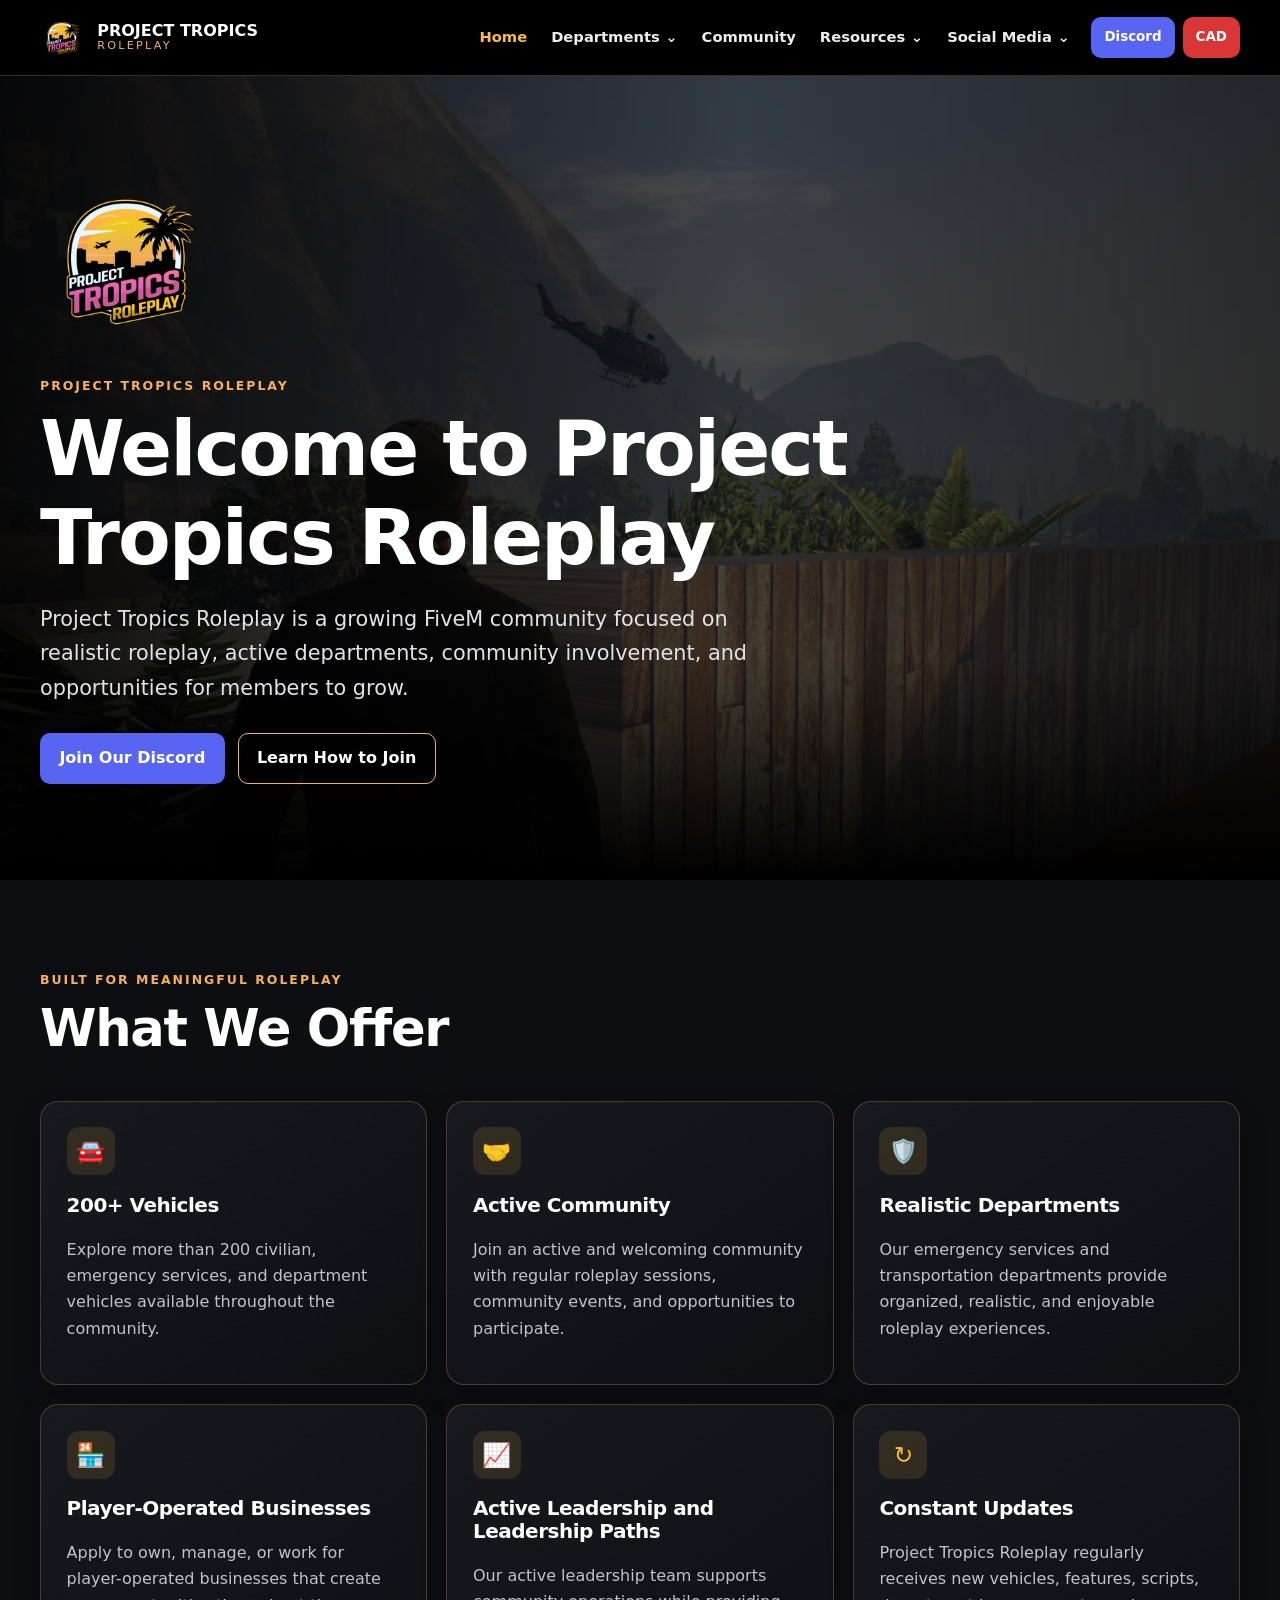
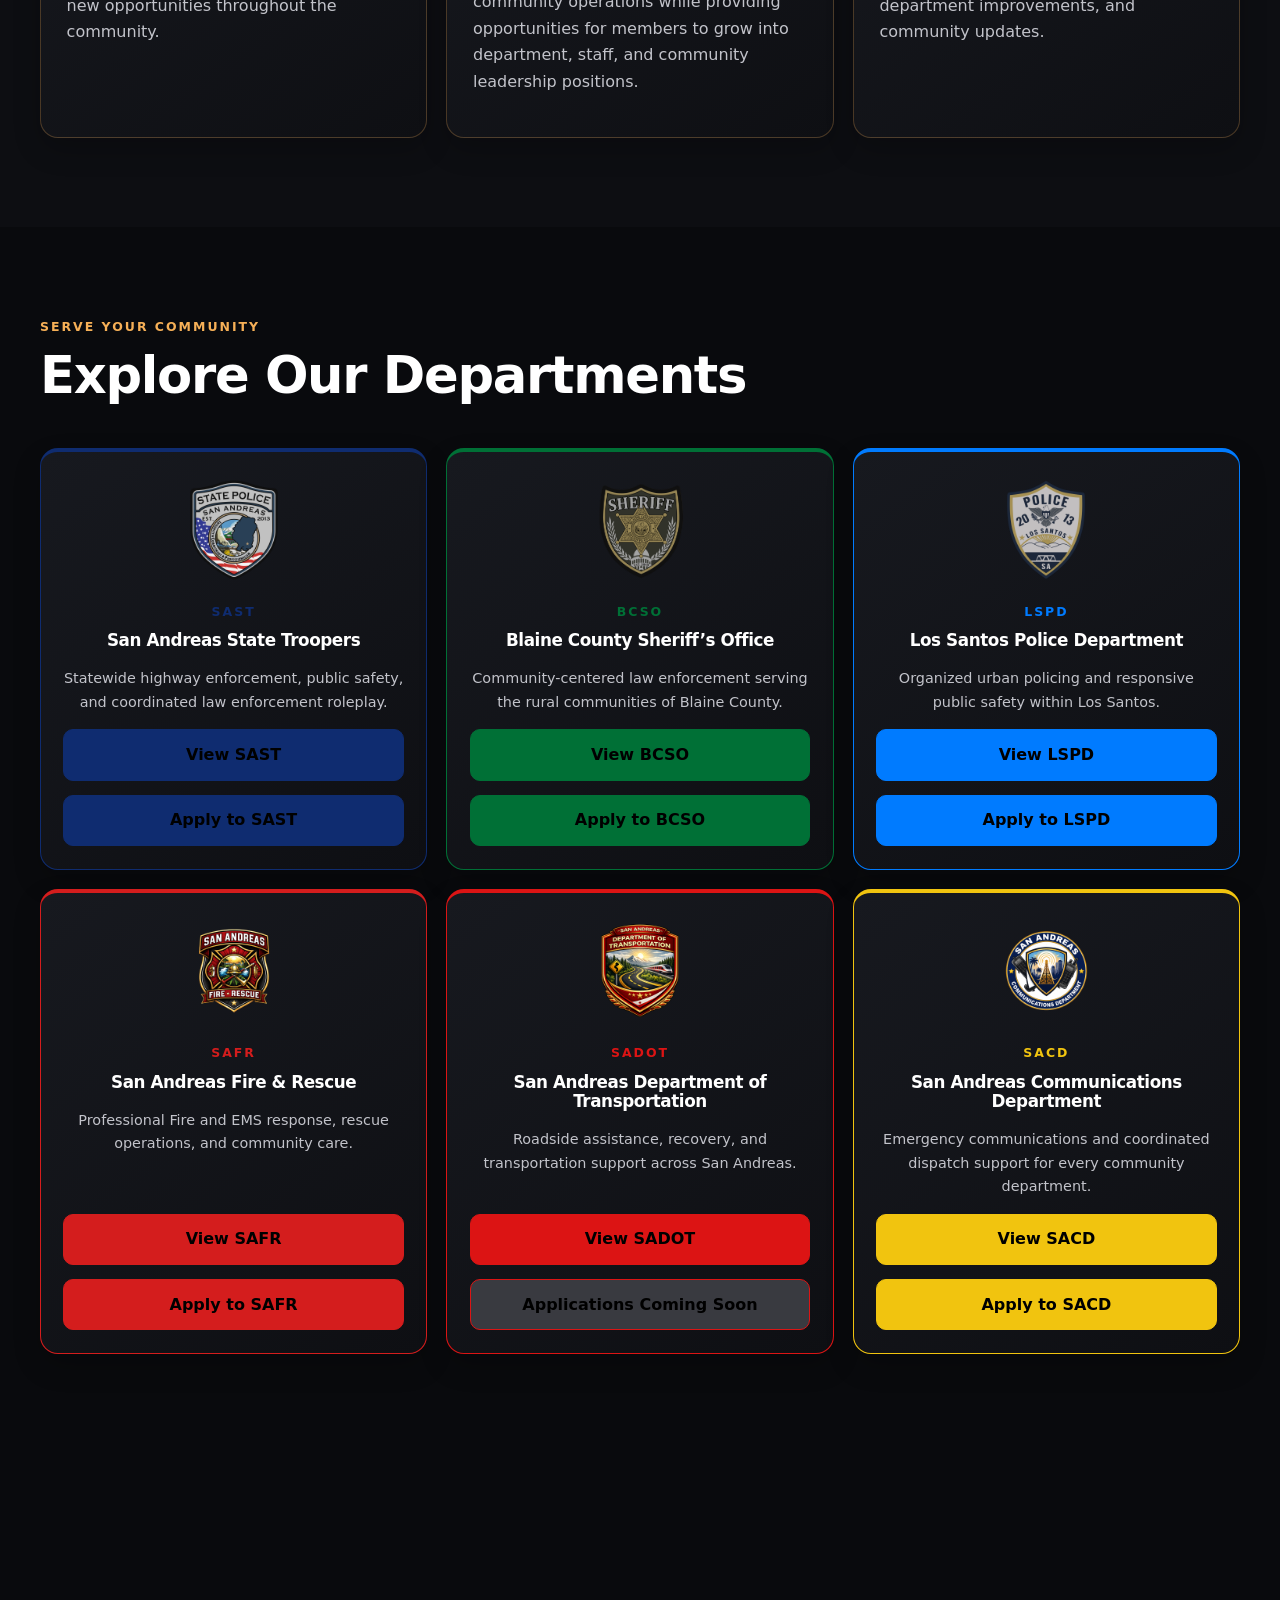
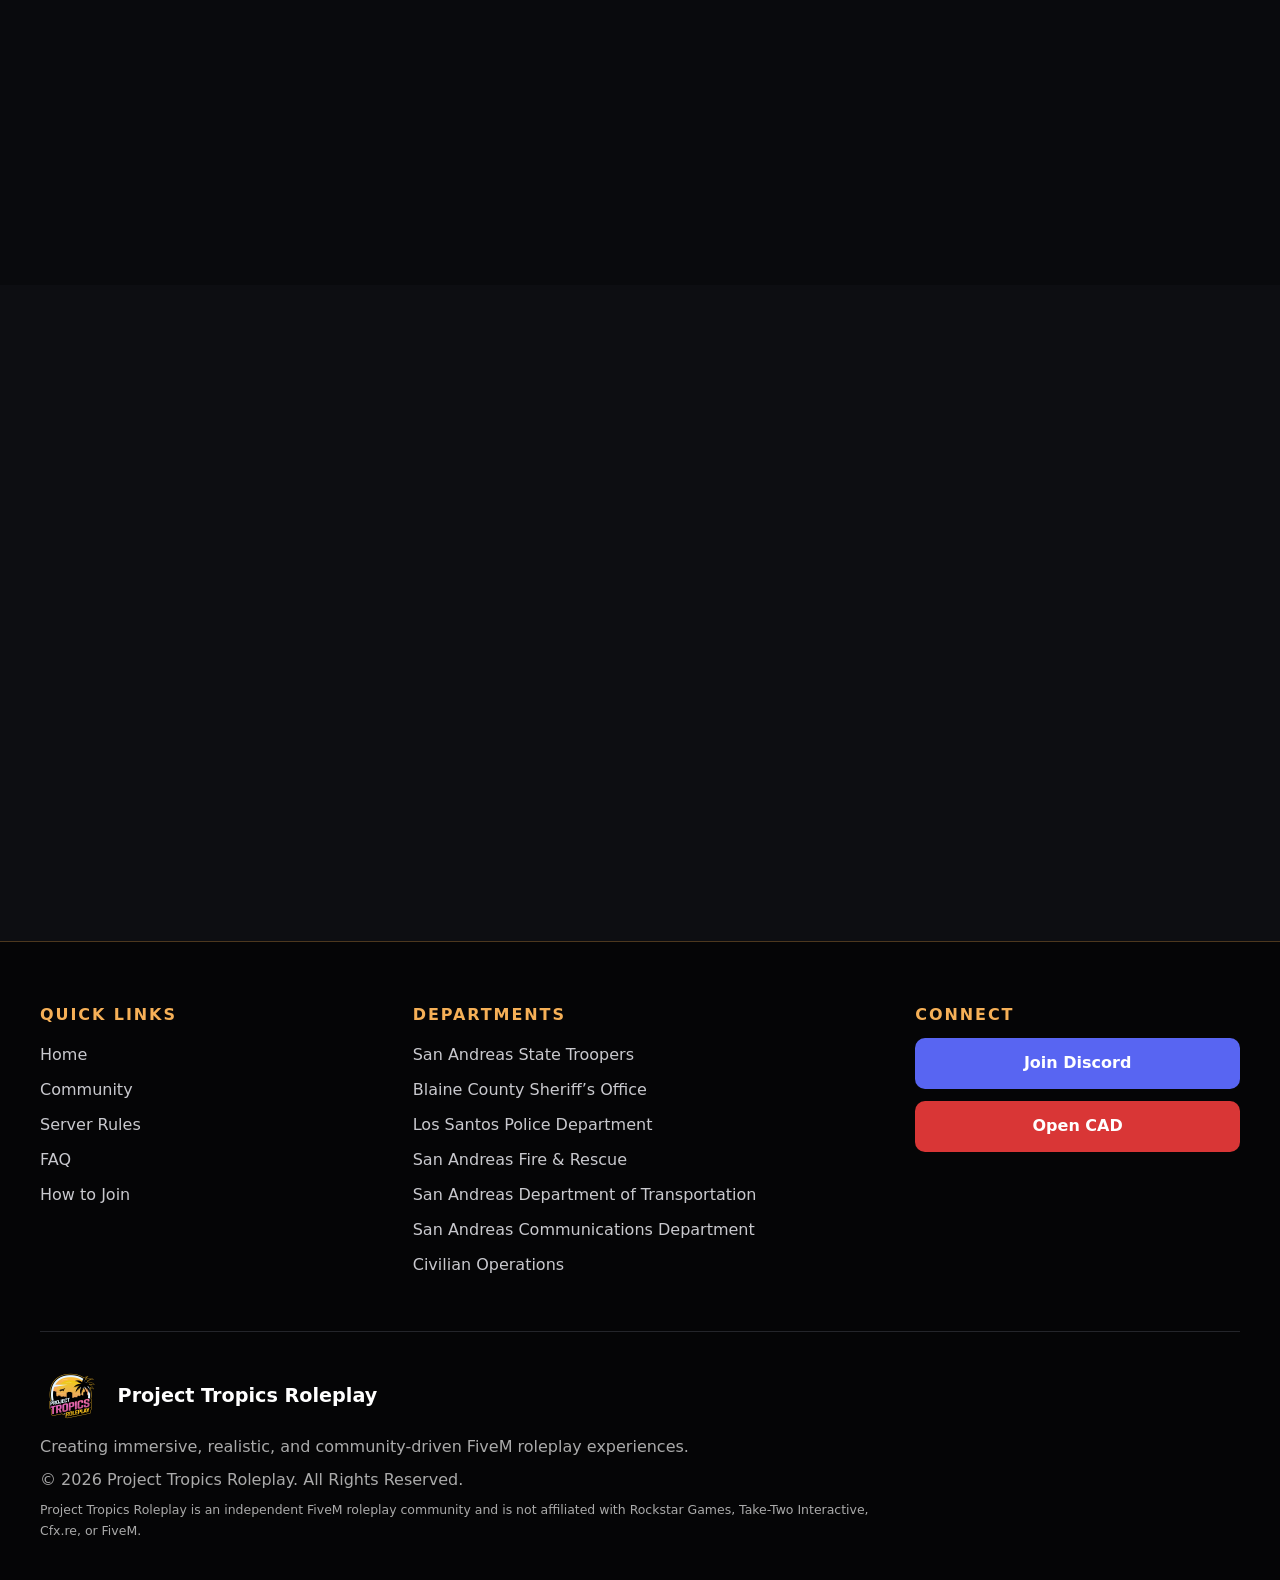
<file: index.html>
<!doctype html>
<html lang="en">
<head>
  <meta charset="utf-8">
  <meta name="viewport" content="width=device-width, initial-scale=1">
  <meta name="description" content="Project Tropics Roleplay — professional, community-driven FiveM roleplay.">
  <meta name="theme-color" content="#000000">
  <title>Home | Project Tropics Roleplay</title>
  <link rel="icon" href="assets/branding/Transparen_Logoo.png">
  <link rel="stylesheet" href="css/style.css">
  <link rel="stylesheet" href="css/navbar.css">
  <link rel="stylesheet" href="css/cards.css">
  <link rel="stylesheet" href="css/footer.css">
  <link rel="stylesheet" href="css/animations.css">
  <link rel="stylesheet" href="css/responsive.css">
  <script src="js/config.js" defer></script>
  <script src="js/components.js" defer></script>
  <script src="js/page-renderers.js" defer></script>
  <script src="js/navigation.js" defer></script>
  <script src="js/faq.js" defer></script>
  <script src="js/animations.js" defer></script>
  <script src="js/main.js" defer></script>
</head>
<body data-page="home">
  <a class="sr-only" href="#page-content">Skip to main content</a>
  <header id="global-navbar"></header>
  <main id="page-content"></main>
  <footer id="global-footer"></footer>
  <noscript>This website requires JavaScript to render shared components. Please enable JavaScript.</noscript>
</body>
</html>
</file>
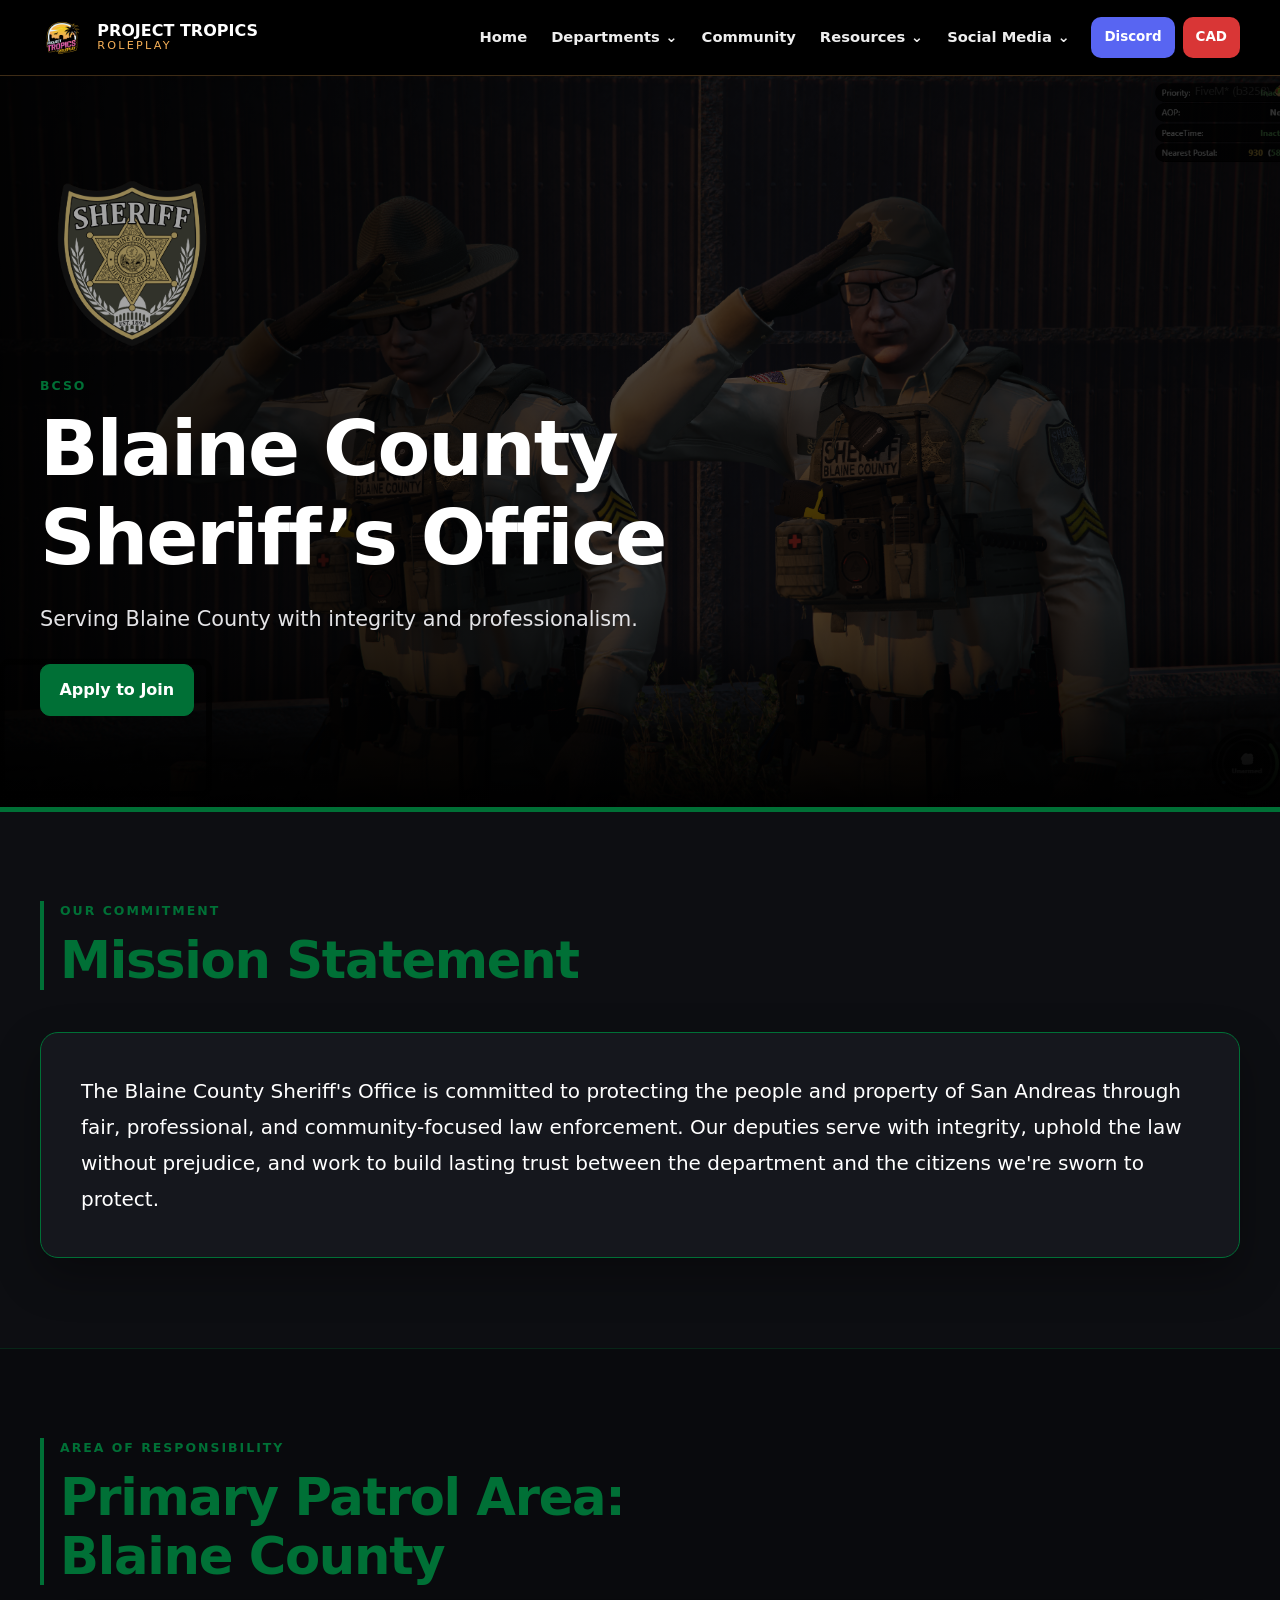
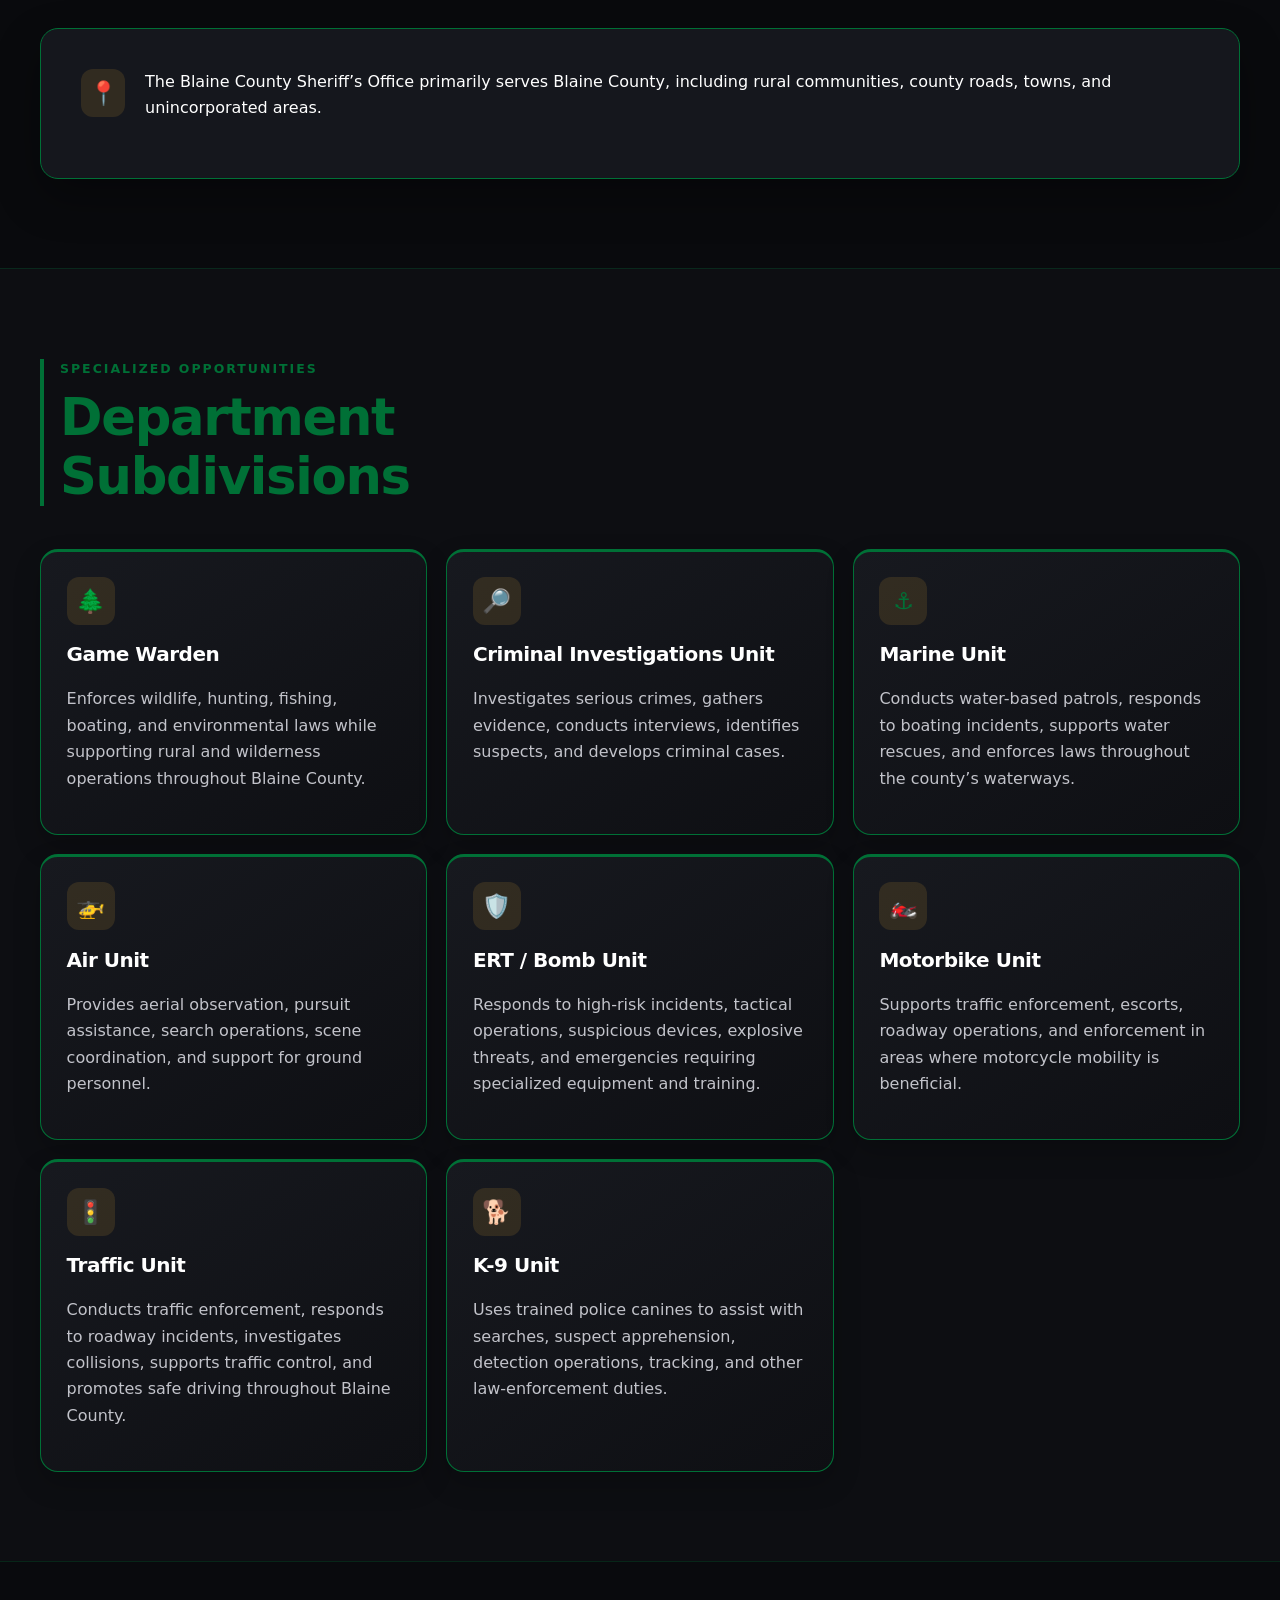
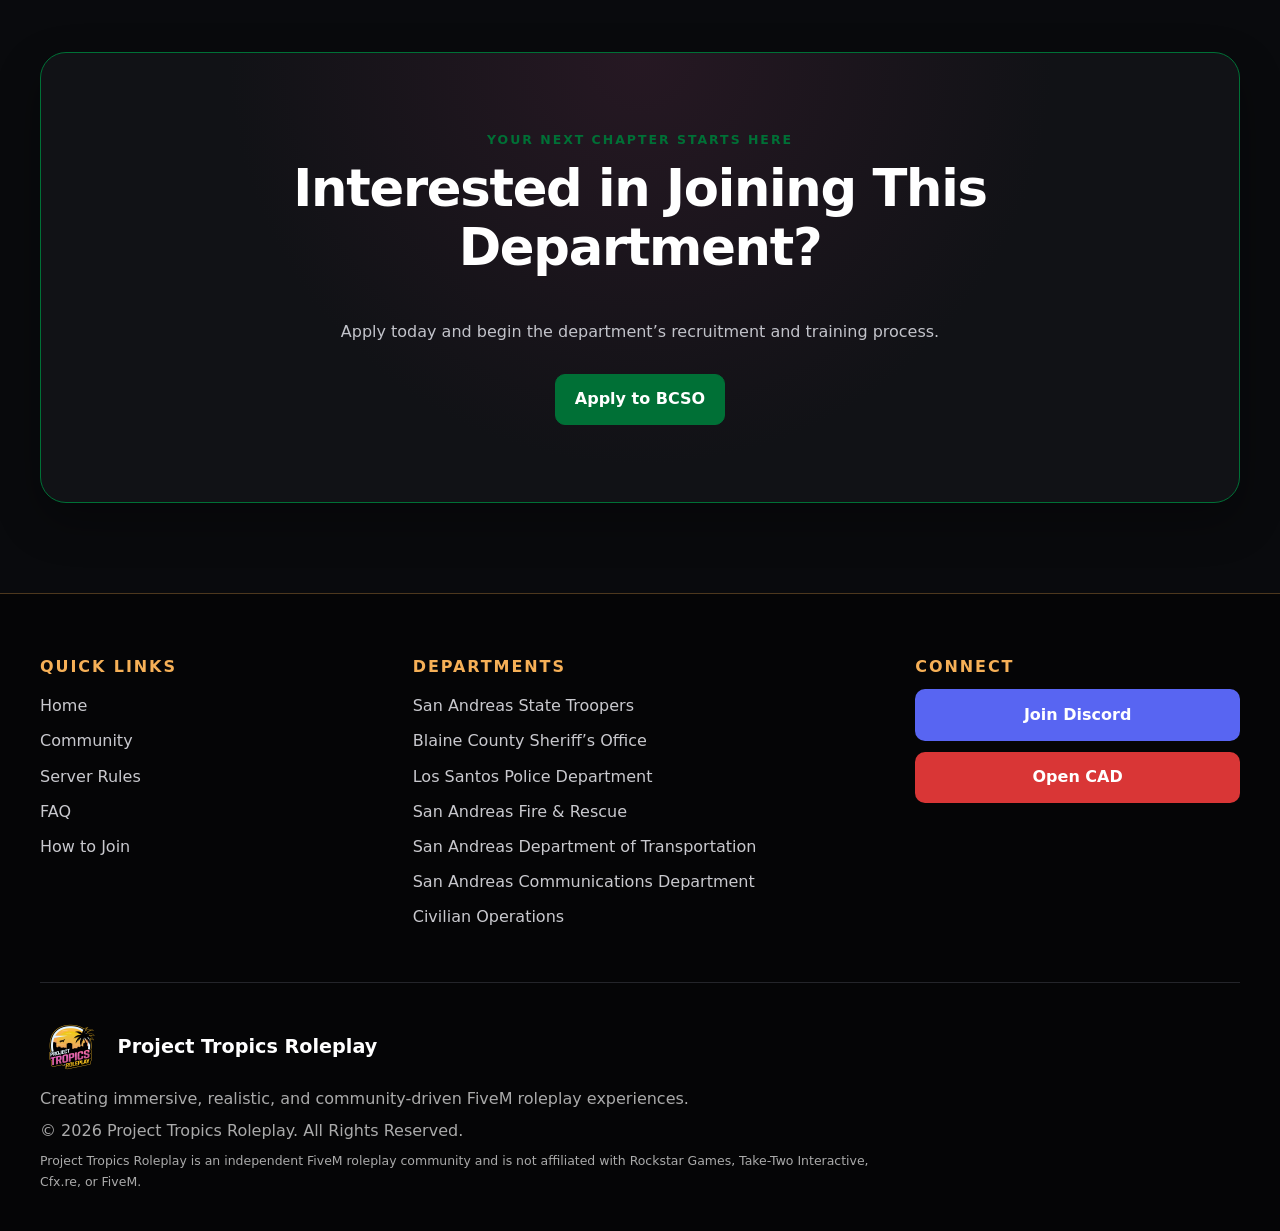
<file: bcso.html>
<!doctype html>
<html lang="en">
<head>
  <meta charset="utf-8">
  <meta name="viewport" content="width=device-width, initial-scale=1">
  <meta name="description" content="Project Tropics Roleplay — professional, community-driven FiveM roleplay.">
  <meta name="theme-color" content="#000000">
  <title>Blaine County Sheriff’s Office | Project Tropics Roleplay</title>
  <link rel="icon" href="assets/branding/Transparen_Logoo.png">
  <link rel="stylesheet" href="css/style.css">
  <link rel="stylesheet" href="css/navbar.css">
  <link rel="stylesheet" href="css/cards.css">
  <link rel="stylesheet" href="css/footer.css">
  <link rel="stylesheet" href="css/animations.css">
  <link rel="stylesheet" href="css/responsive.css">
  <script src="js/config.js" defer></script>
  <script src="js/components.js" defer></script>
  <script src="js/page-renderers.js" defer></script>
  <script src="js/navigation.js" defer></script>
  <script src="js/faq.js" defer></script>
  <script src="js/animations.js" defer></script>
  <script src="js/main.js" defer></script>
</head>
<body data-page="bcso">
  <a class="sr-only" href="#page-content">Skip to main content</a>
  <header id="global-navbar"></header>
  <main id="page-content"></main>
  <footer id="global-footer"></footer>
  <noscript>This website requires JavaScript to render shared components. Please enable JavaScript.</noscript>
</body>
</html>
</file>
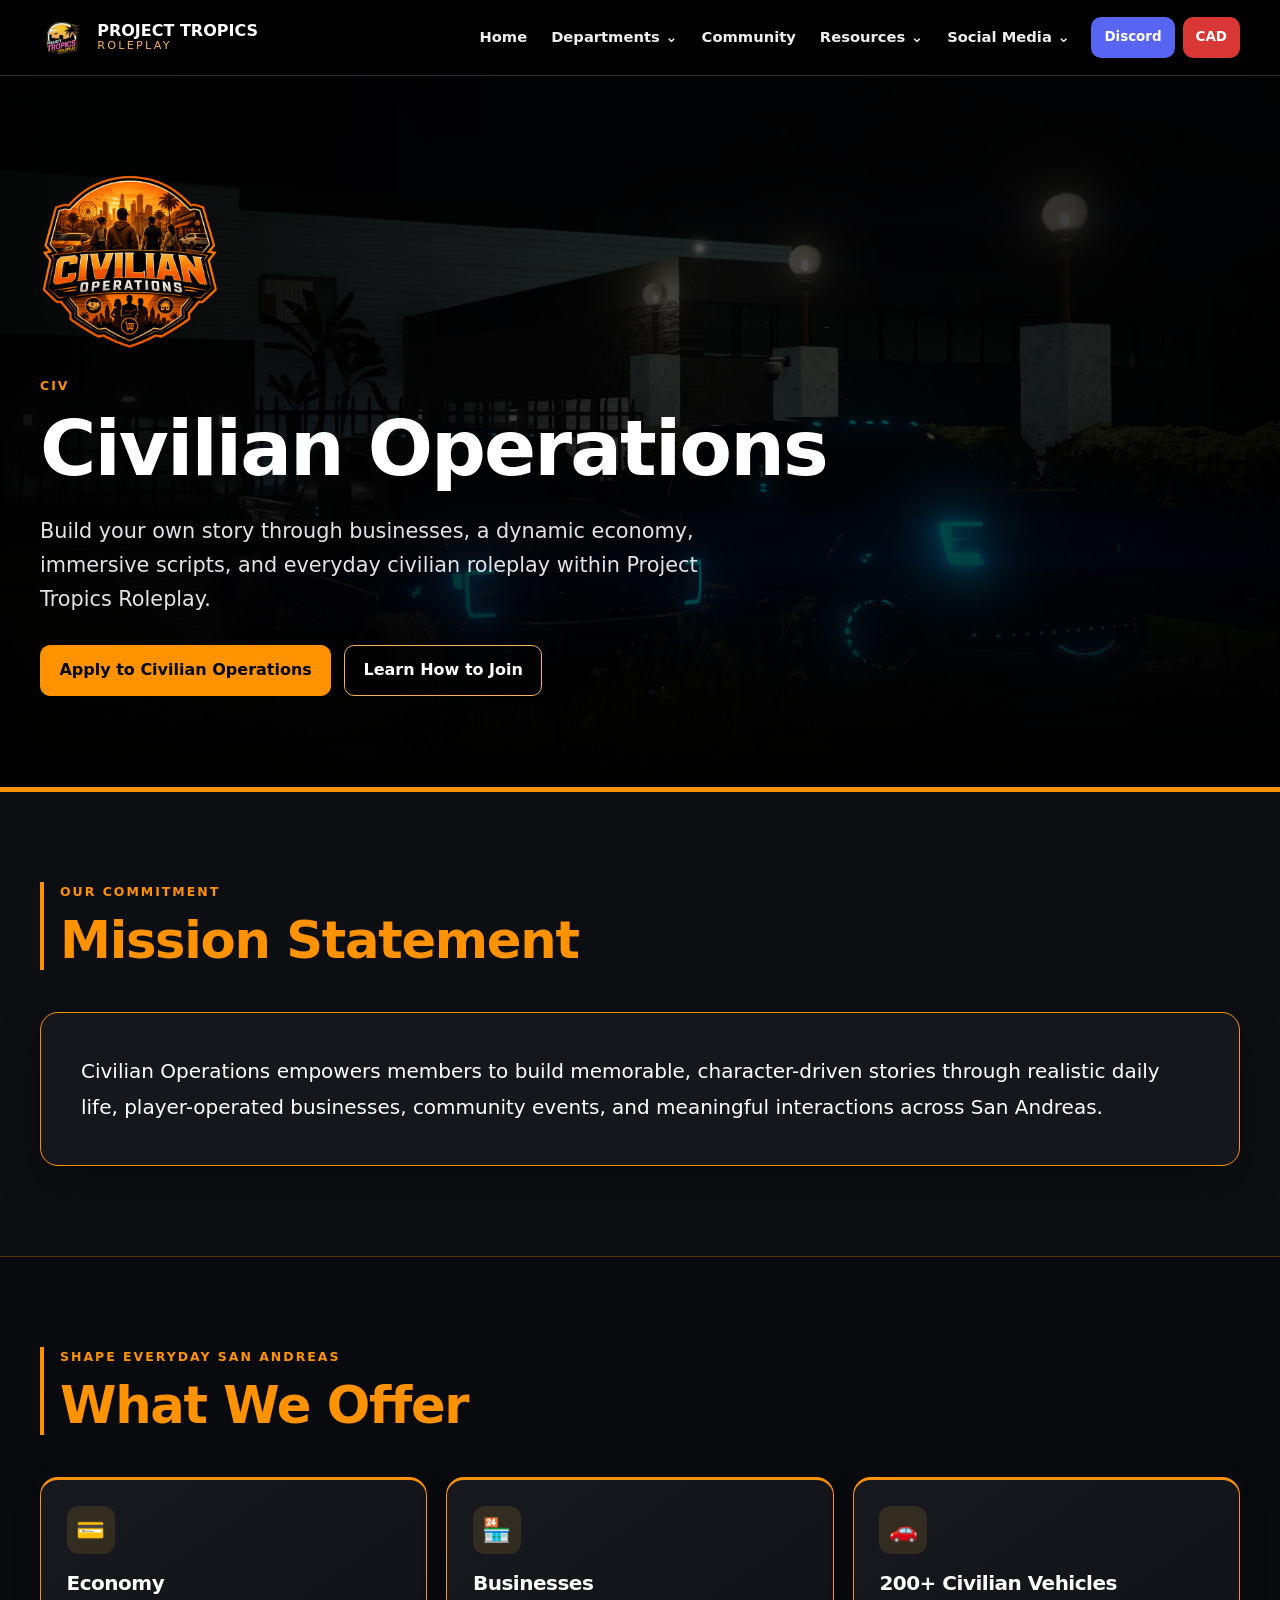
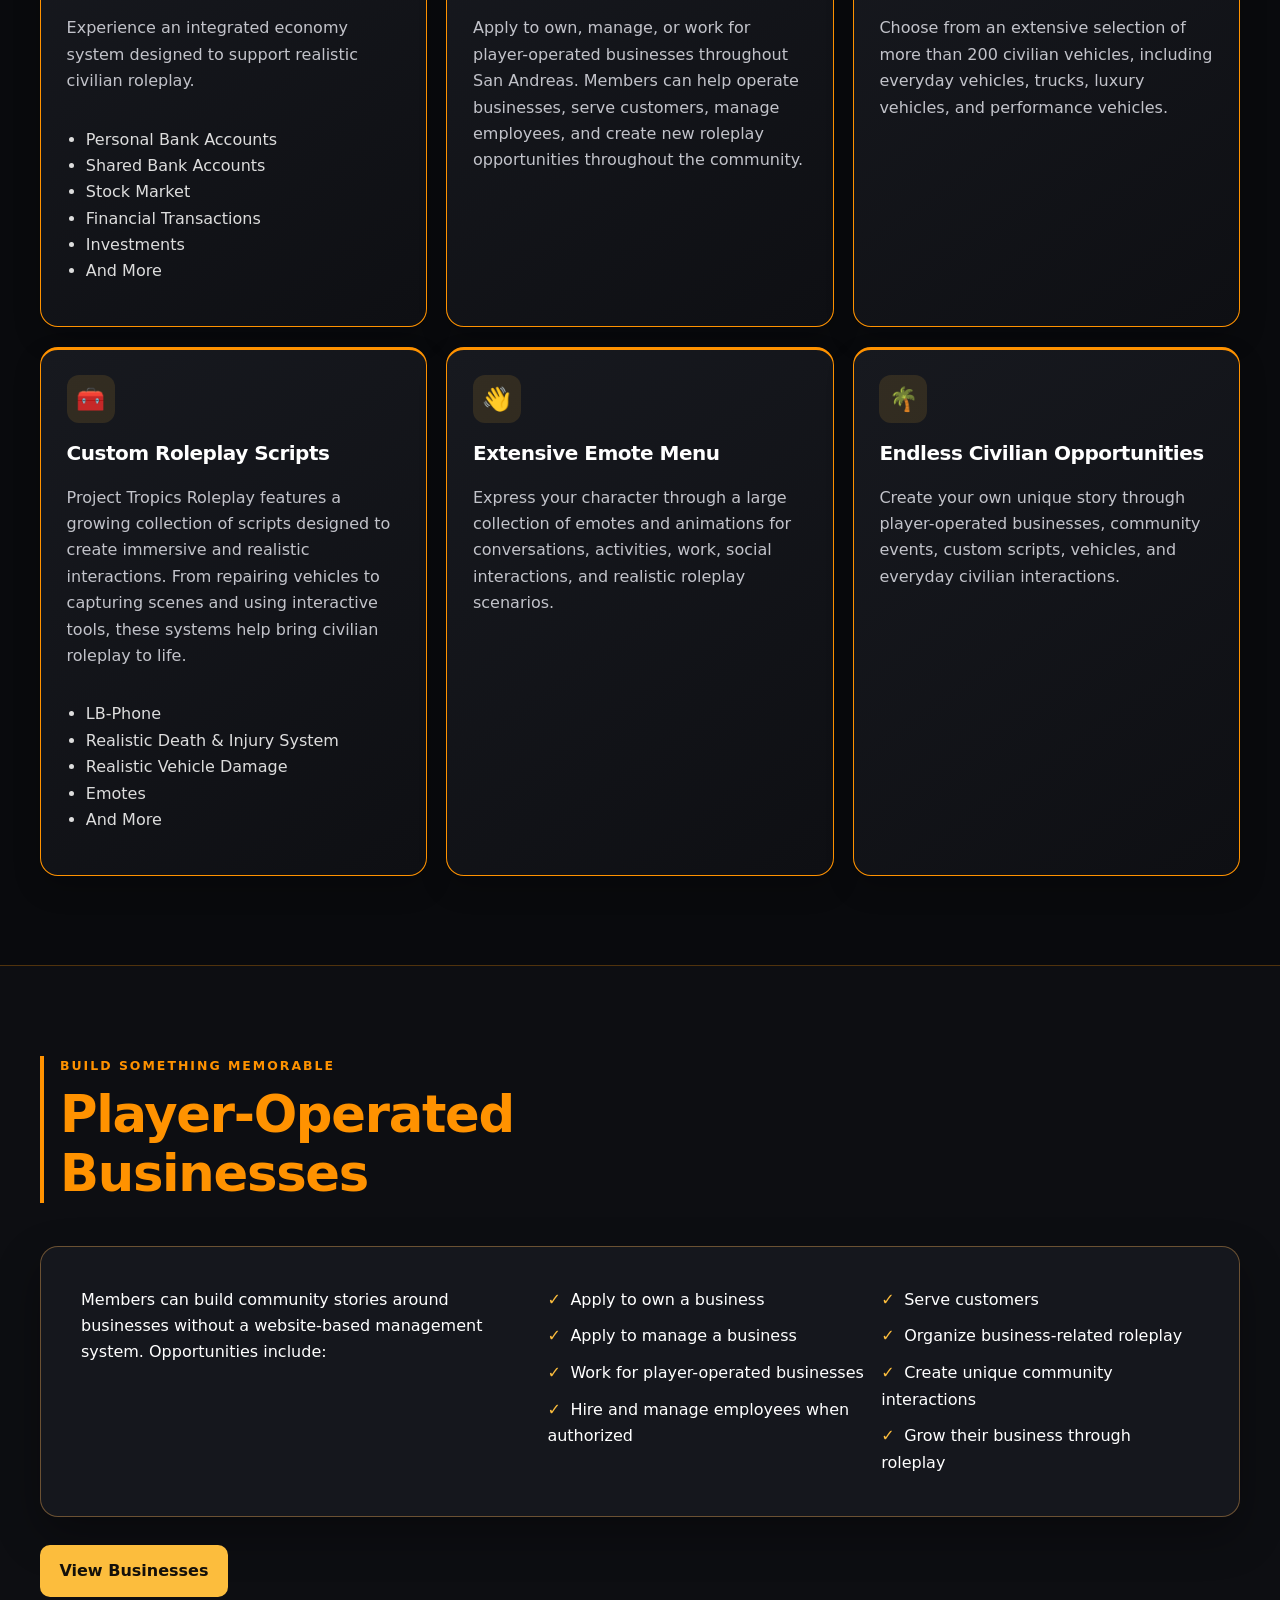
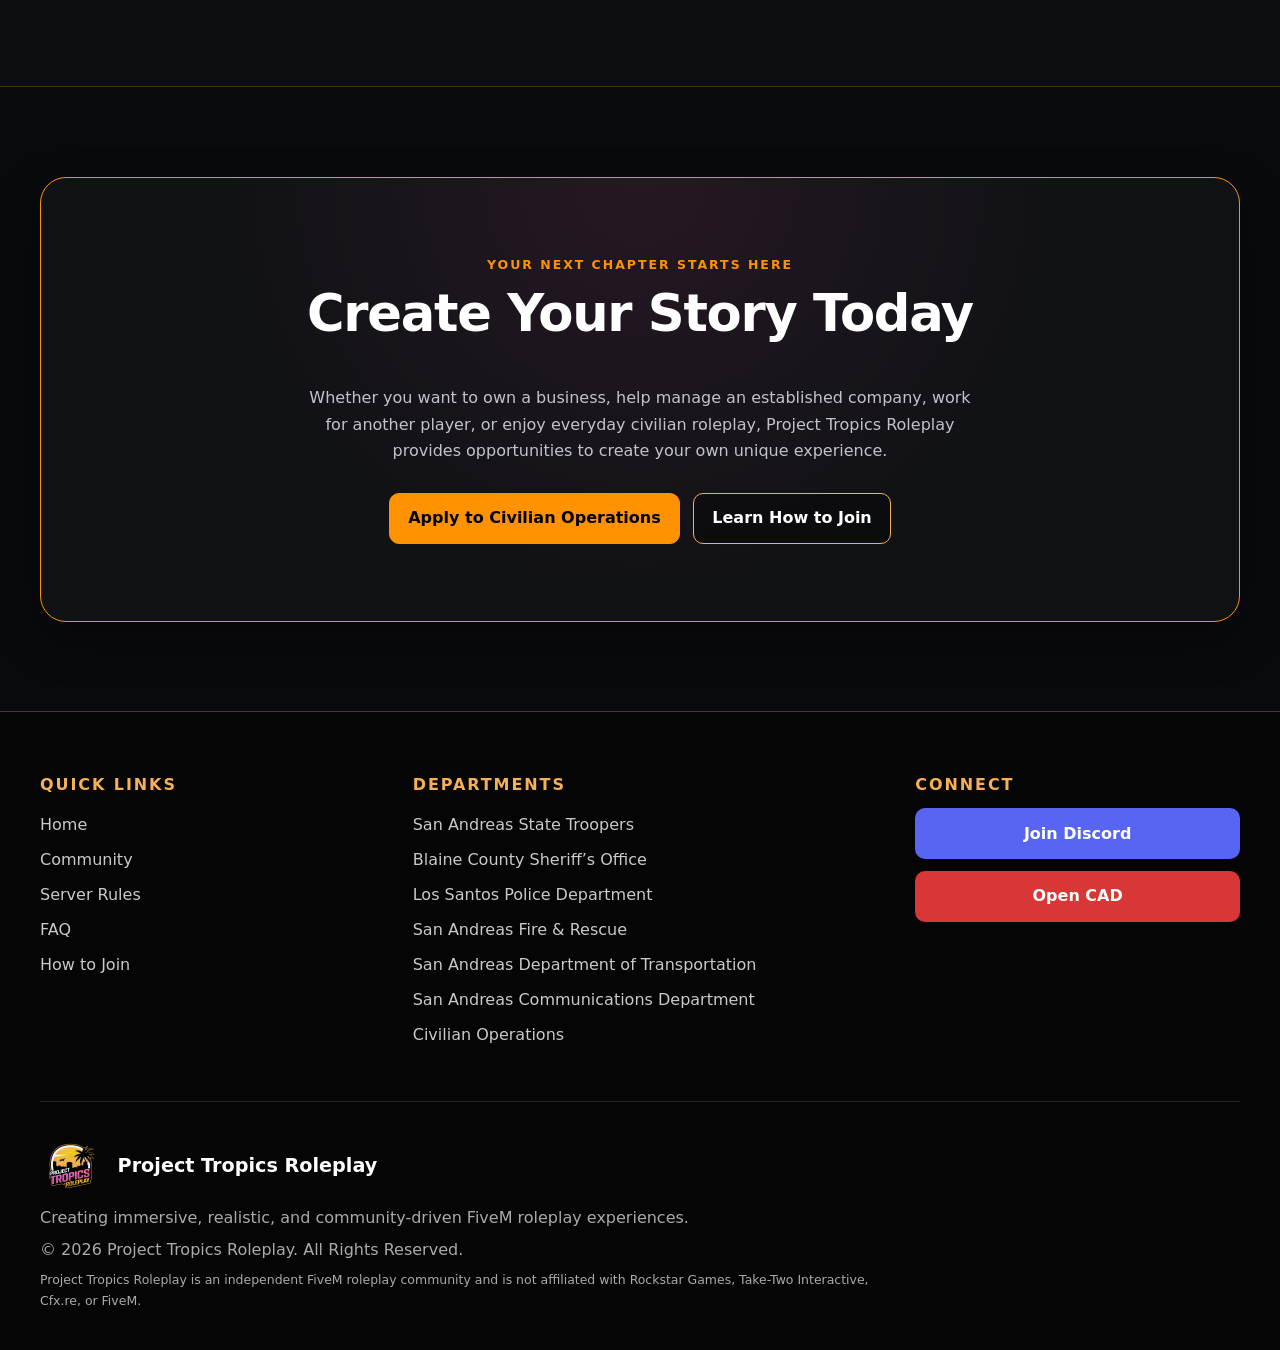
<file: civilian.html>
<!doctype html>
<html lang="en">
<head>
  <meta charset="utf-8">
  <meta name="viewport" content="width=device-width, initial-scale=1">
  <meta name="description" content="Project Tropics Roleplay — professional, community-driven FiveM roleplay.">
  <meta name="theme-color" content="#000000">
  <title>Civilian Operations | Project Tropics Roleplay</title>
  <link rel="icon" href="assets/branding/Transparen_Logoo.png">
  <link rel="stylesheet" href="css/style.css">
  <link rel="stylesheet" href="css/navbar.css">
  <link rel="stylesheet" href="css/cards.css">
  <link rel="stylesheet" href="css/footer.css">
  <link rel="stylesheet" href="css/animations.css">
  <link rel="stylesheet" href="css/responsive.css">
  <script src="js/config.js" defer></script>
  <script src="js/components.js" defer></script>
  <script src="js/page-renderers.js" defer></script>
  <script src="js/navigation.js" defer></script>
  <script src="js/faq.js" defer></script>
  <script src="js/animations.js" defer></script>
  <script src="js/main.js" defer></script>
</head>
<body data-page="civilian">
  <a class="sr-only" href="#page-content">Skip to main content</a>
  <header id="global-navbar"></header>
  <main id="page-content"></main>
  <footer id="global-footer"></footer>
  <noscript>This website requires JavaScript to render shared components. Please enable JavaScript.</noscript>
</body>
</html>
</file>
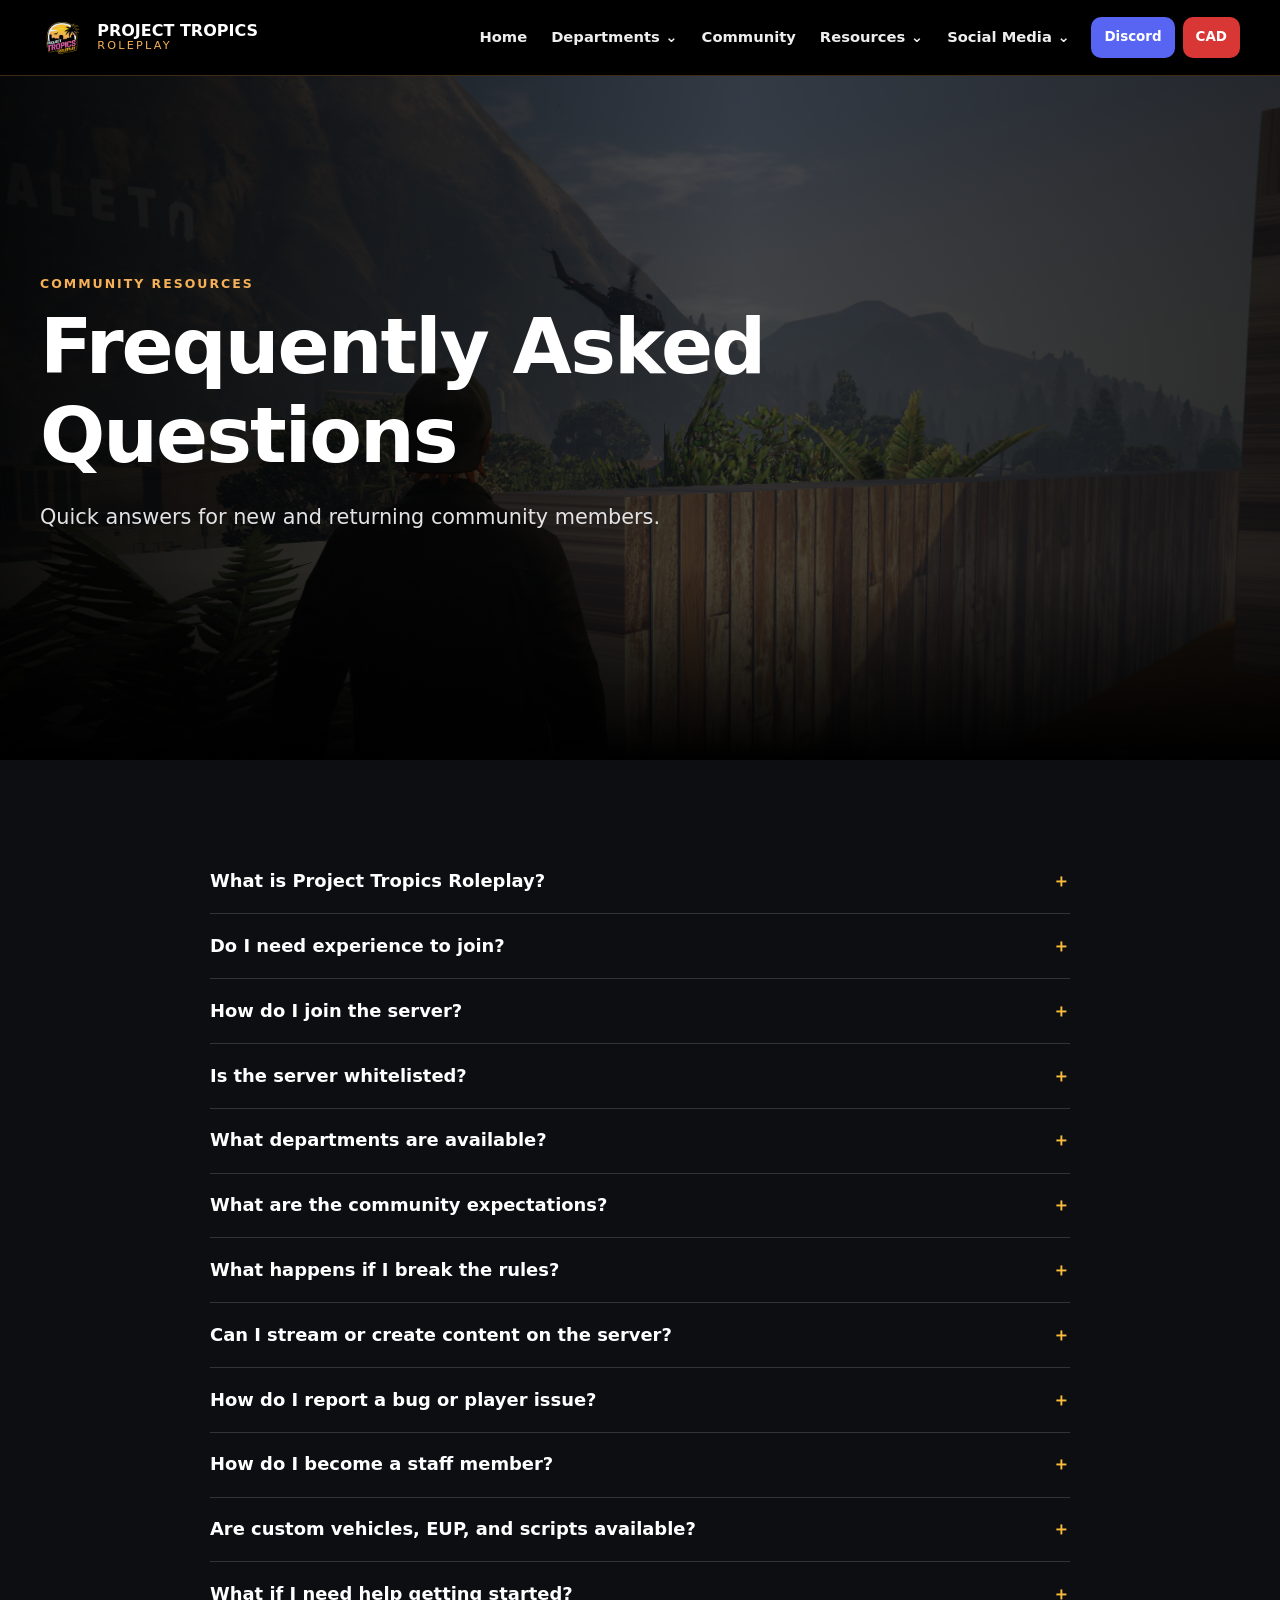
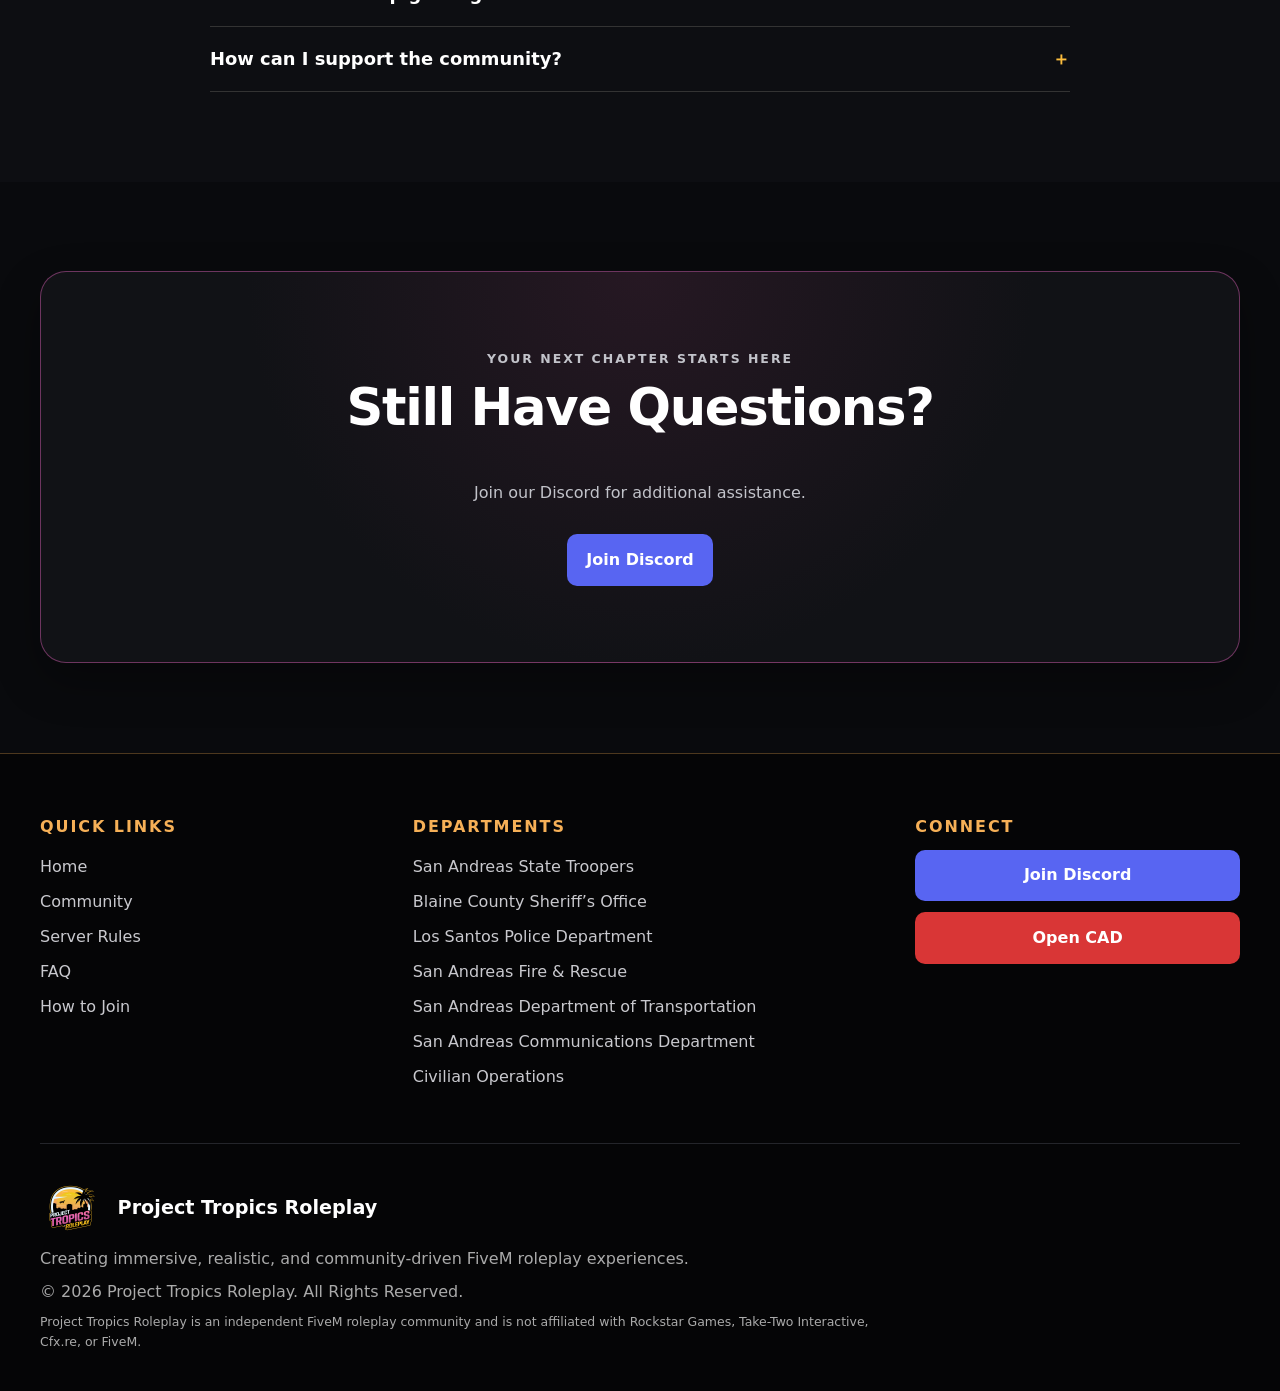
<file: faq.html>
<!doctype html>
<html lang="en">
<head>
  <meta charset="utf-8">
  <meta name="viewport" content="width=device-width, initial-scale=1">
  <meta name="description" content="Project Tropics Roleplay — professional, community-driven FiveM roleplay.">
  <meta name="theme-color" content="#000000">
  <title>Frequently Asked Questions | Project Tropics Roleplay</title>
  <link rel="icon" href="assets/branding/Transparen_Logoo.png">
  <link rel="stylesheet" href="css/style.css">
  <link rel="stylesheet" href="css/navbar.css">
  <link rel="stylesheet" href="css/cards.css">
  <link rel="stylesheet" href="css/footer.css">
  <link rel="stylesheet" href="css/animations.css">
  <link rel="stylesheet" href="css/responsive.css">
  <script src="js/config.js" defer></script>
  <script src="js/components.js" defer></script>
  <script src="js/page-renderers.js" defer></script>
  <script src="js/navigation.js" defer></script>
  <script src="js/faq.js" defer></script>
  <script src="js/animations.js" defer></script>
  <script src="js/main.js" defer></script>
</head>
<body data-page="faq">
  <a class="sr-only" href="#page-content">Skip to main content</a>
  <header id="global-navbar"></header>
  <main id="page-content"></main>
  <footer id="global-footer"></footer>
  <noscript>This website requires JavaScript to render shared components. Please enable JavaScript.</noscript>
</body>
</html>
</file>
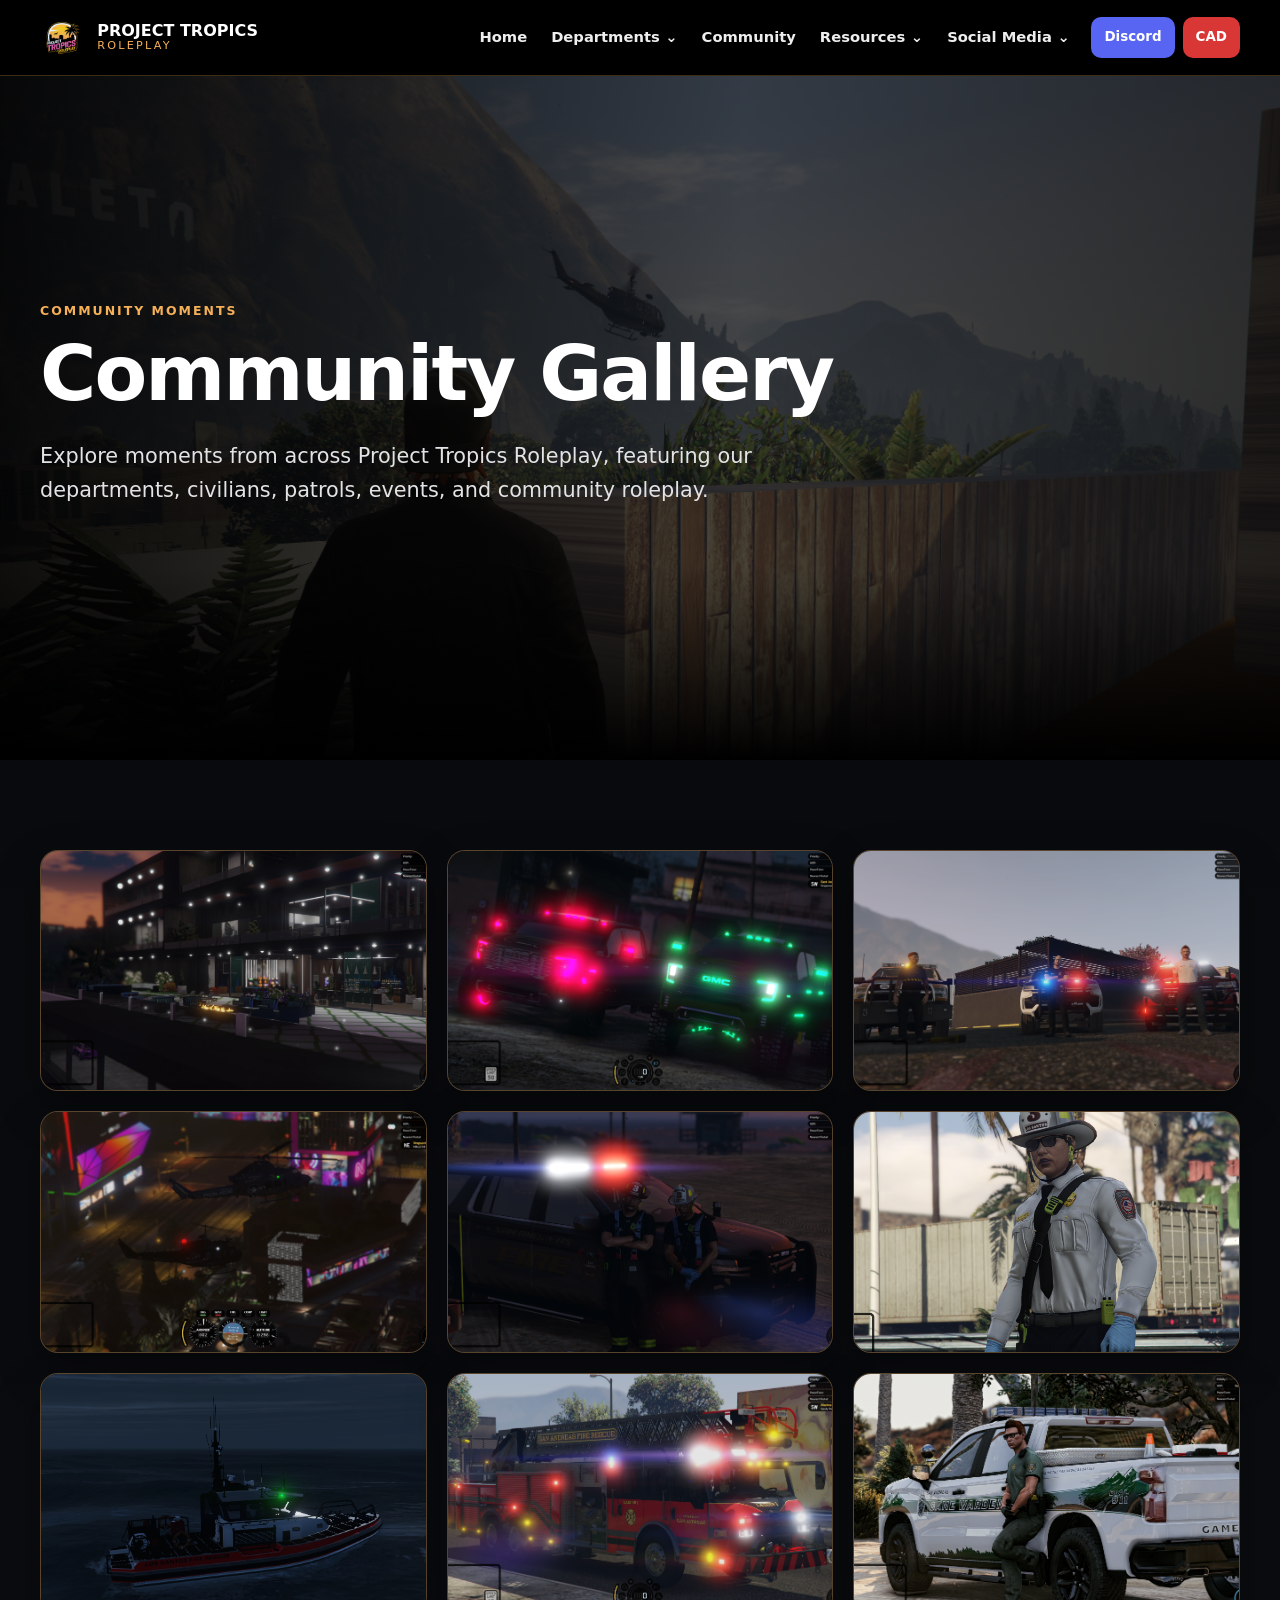
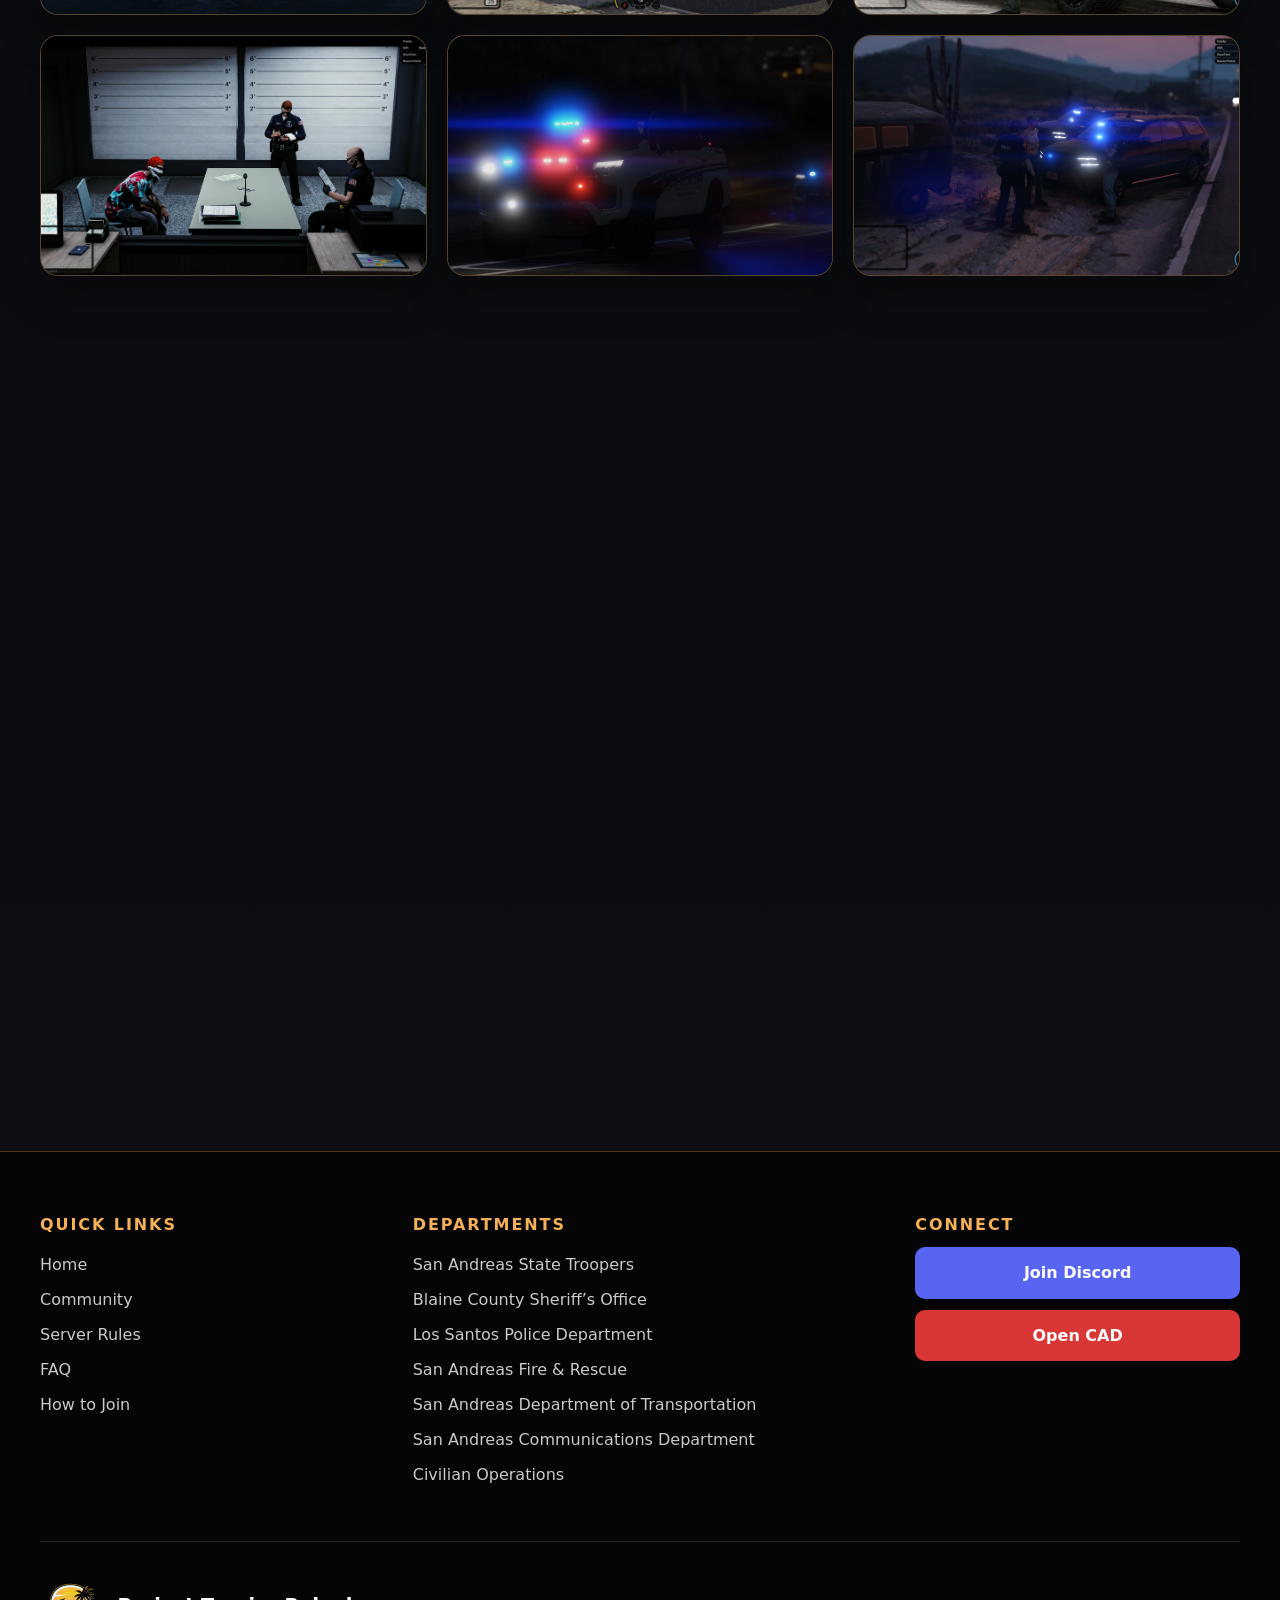
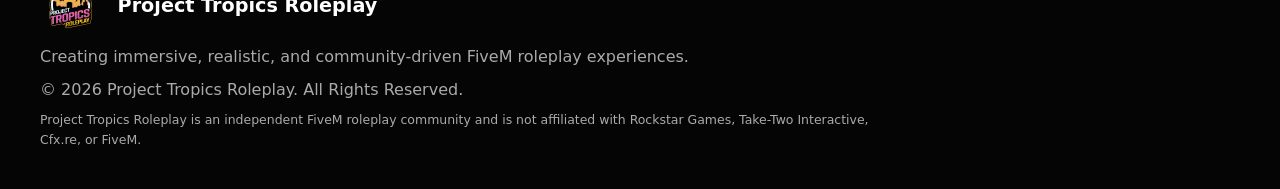
<file: gallery.html>
<!doctype html>
<html lang="en">
<head>
  <meta charset="utf-8">
  <meta name="viewport" content="width=device-width, initial-scale=1">
  <meta name="description" content="Explore community roleplay moments from across Project Tropics Roleplay.">
  <meta name="theme-color" content="#000000">
  <title>Community Gallery | Project Tropics Roleplay</title>
  <link rel="icon" href="assets/branding/Transparen_Logoo.png">
  <link rel="stylesheet" href="css/style.css">
  <link rel="stylesheet" href="css/navbar.css">
  <link rel="stylesheet" href="css/cards.css">
  <link rel="stylesheet" href="css/footer.css">
  <link rel="stylesheet" href="css/animations.css">
  <link rel="stylesheet" href="css/responsive.css">
  <link rel="stylesheet" href="css/gallery.css">
  <script src="js/config.js" defer></script>
  <script src="js/components.js" defer></script>
  <script src="js/page-renderers.js" defer></script>
  <script src="js/navigation.js" defer></script>
  <script src="js/faq.js" defer></script>
  <script src="js/gallery.js" defer></script>
  <script src="js/animations.js" defer></script>
  <script src="js/main.js" defer></script>
</head>
<body data-page="gallery">
  <a class="sr-only" href="#page-content">Skip to main content</a>
  <header id="global-navbar"></header>
  <main id="page-content"></main>
  <footer id="global-footer"></footer>
  <noscript>This website requires JavaScript to render shared components. Please enable JavaScript.</noscript>
</body>
</html>
</file>
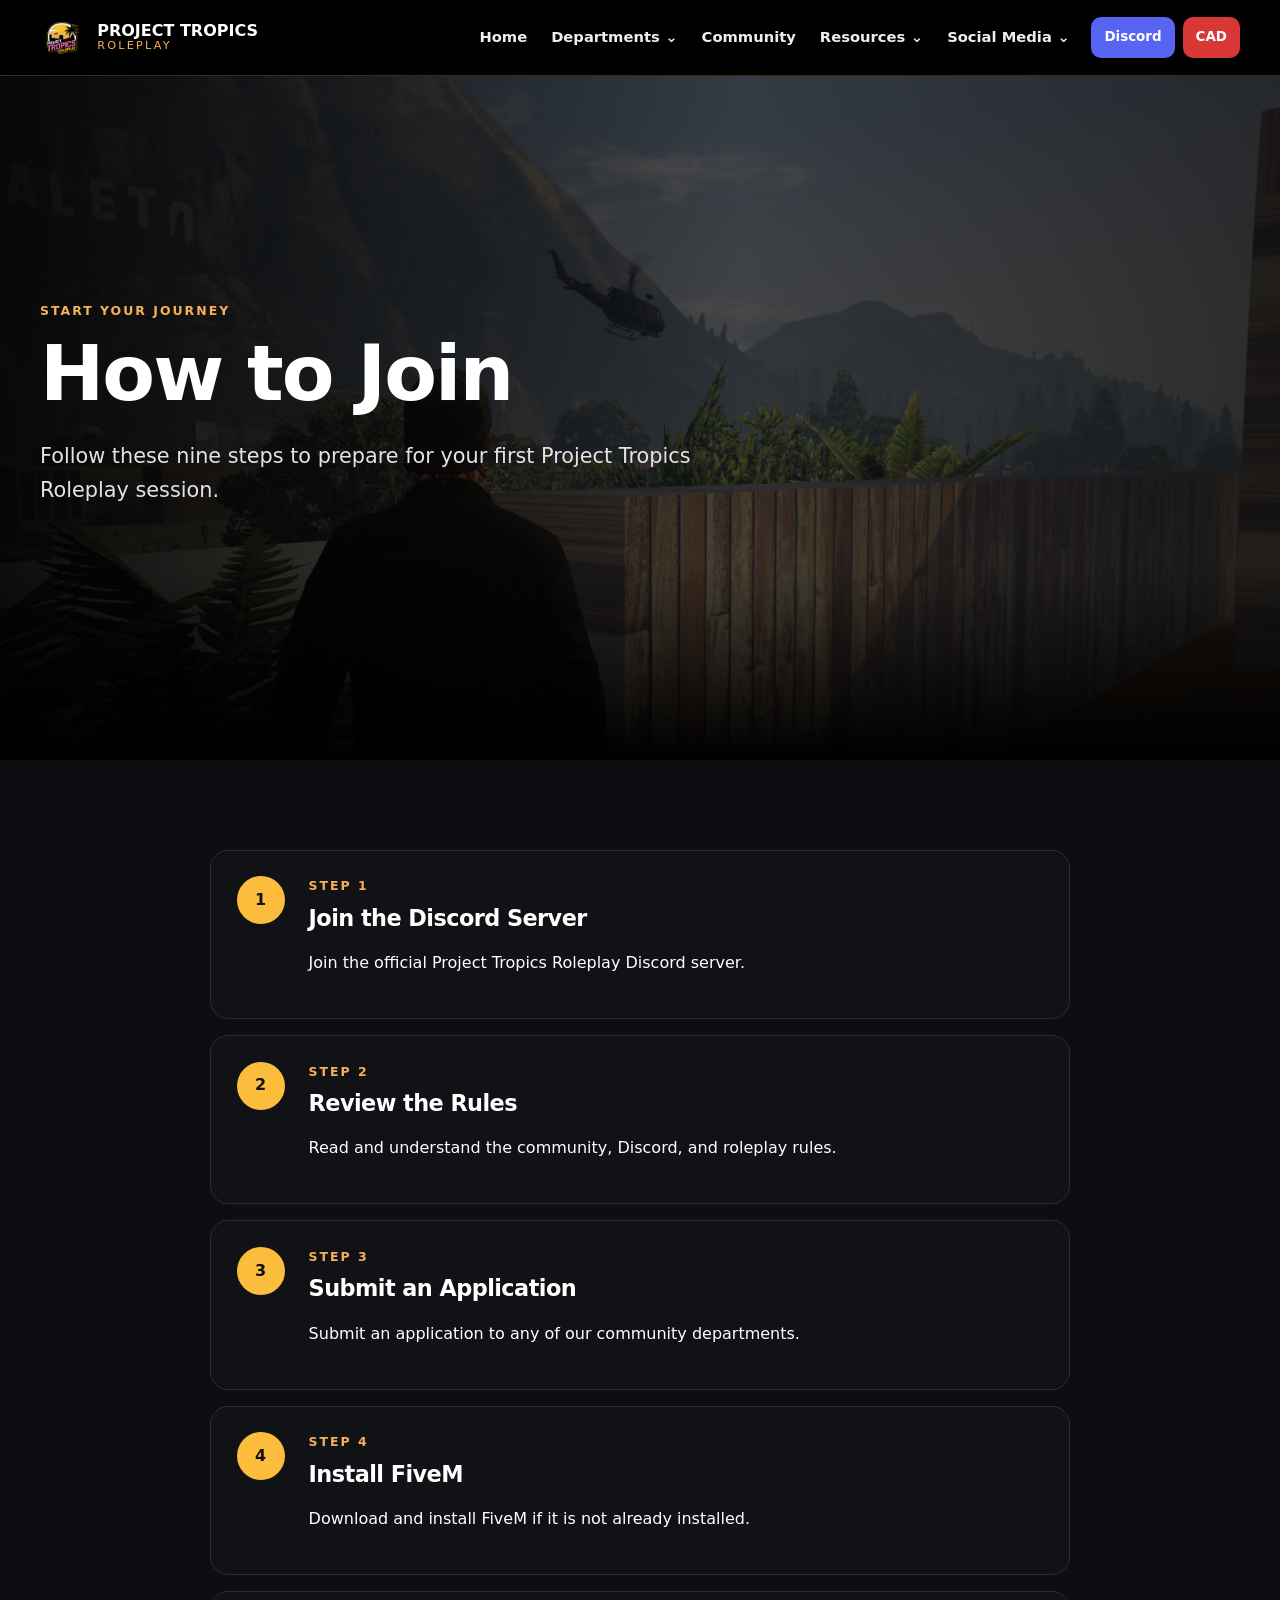
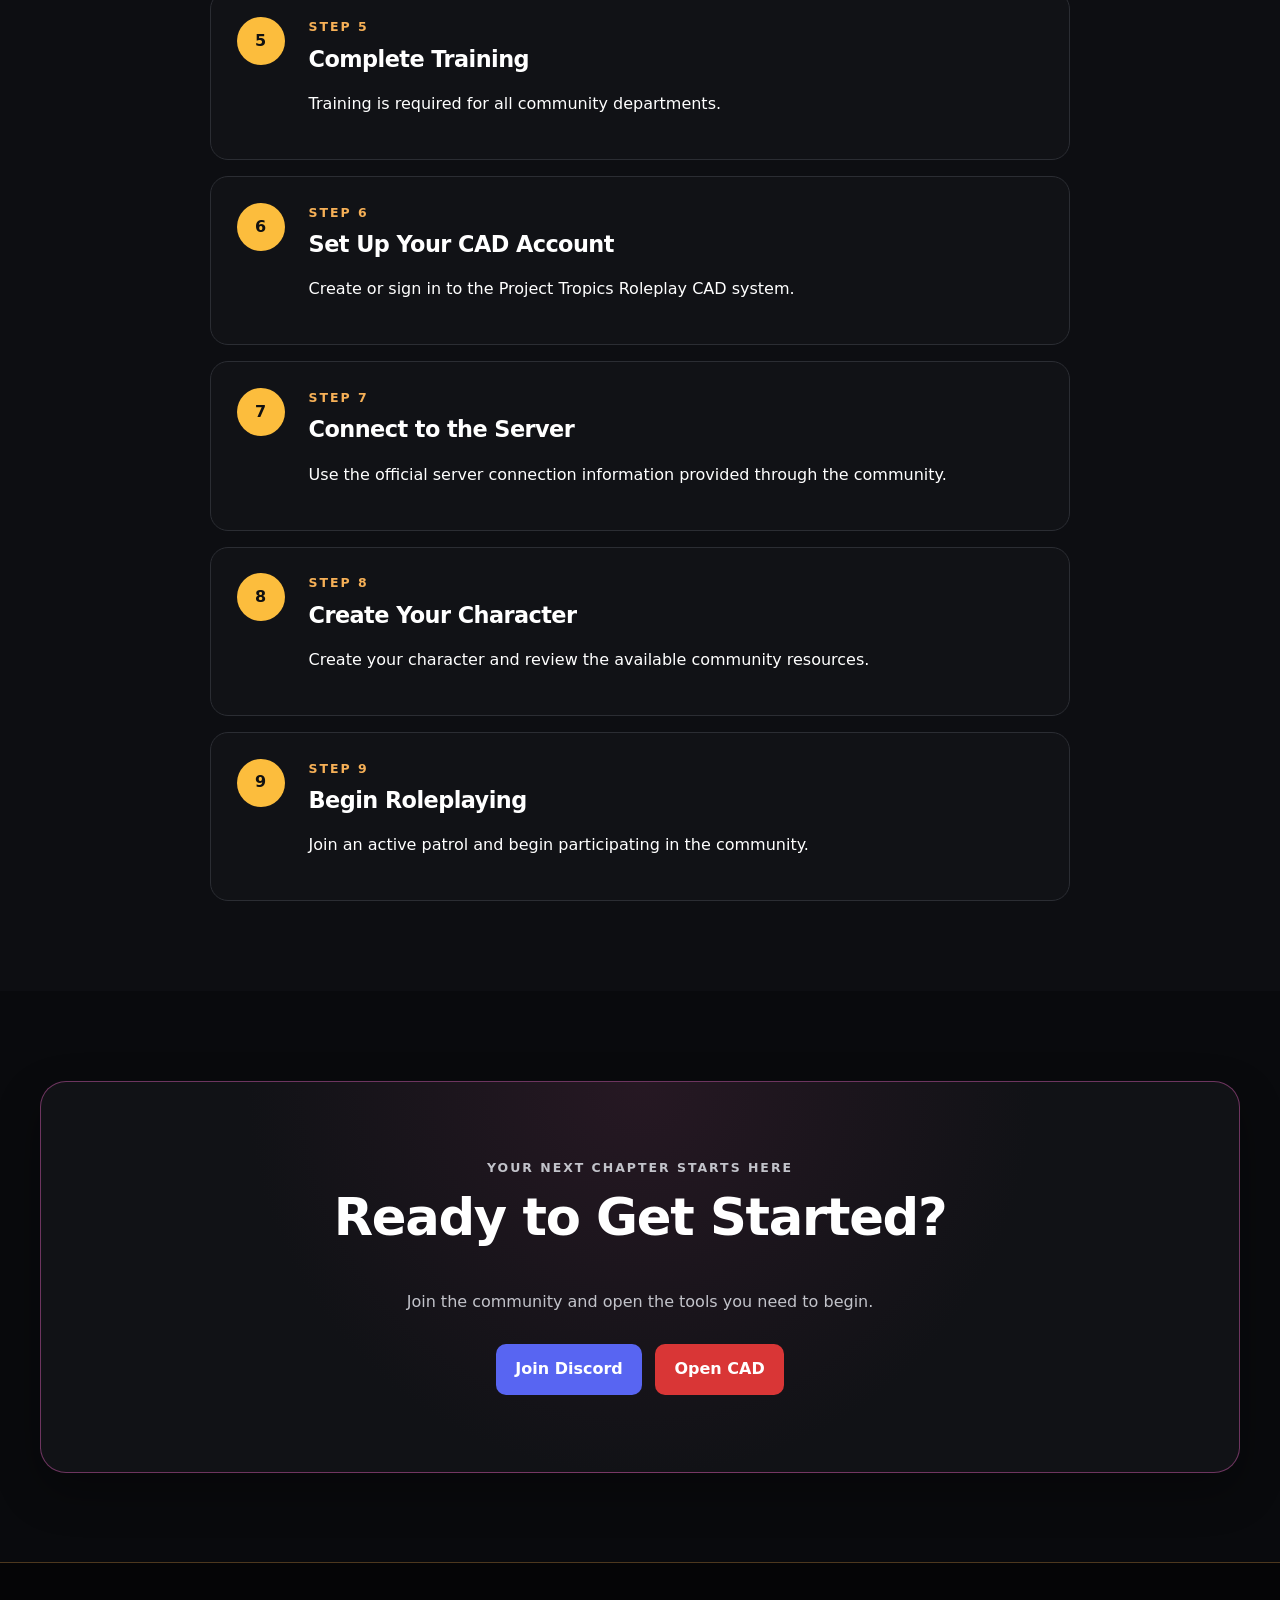
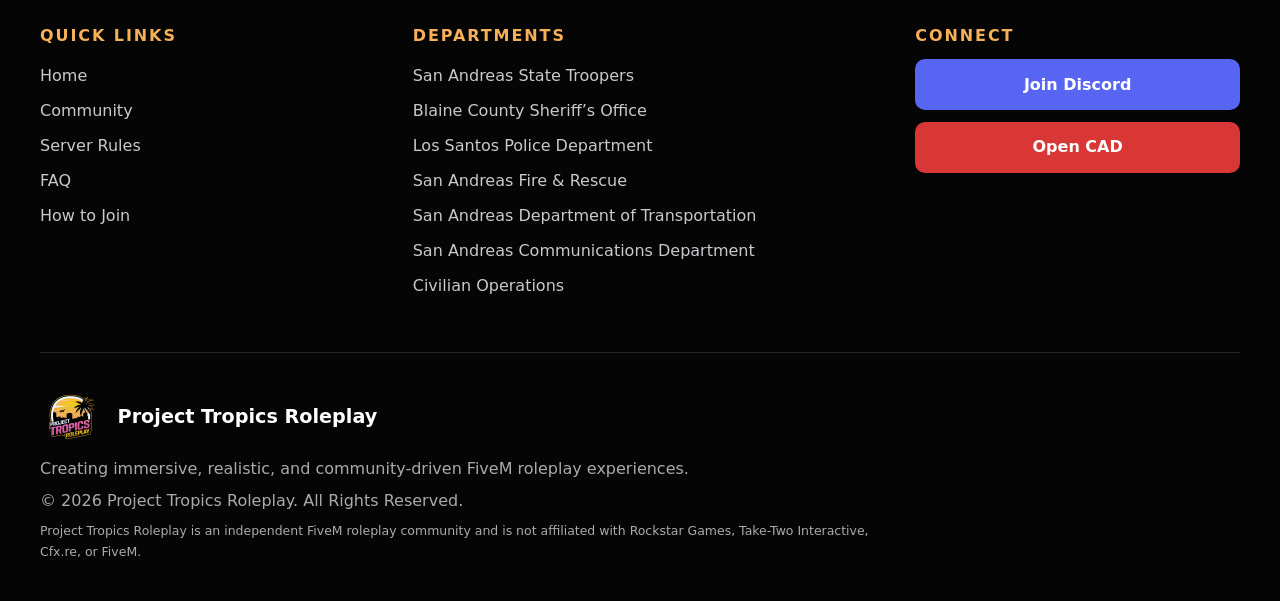
<file: how-to-join.html>
<!doctype html>
<html lang="en">
<head>
  <meta charset="utf-8">
  <meta name="viewport" content="width=device-width, initial-scale=1">
  <meta name="description" content="Project Tropics Roleplay — professional, community-driven FiveM roleplay.">
  <meta name="theme-color" content="#000000">
  <title>How to Join | Project Tropics Roleplay</title>
  <link rel="icon" href="assets/branding/Transparen_Logoo.png">
  <link rel="stylesheet" href="css/style.css">
  <link rel="stylesheet" href="css/navbar.css">
  <link rel="stylesheet" href="css/cards.css">
  <link rel="stylesheet" href="css/footer.css">
  <link rel="stylesheet" href="css/animations.css">
  <link rel="stylesheet" href="css/responsive.css">
  <script src="js/config.js" defer></script>
  <script src="js/components.js" defer></script>
  <script src="js/page-renderers.js" defer></script>
  <script src="js/navigation.js" defer></script>
  <script src="js/faq.js" defer></script>
  <script src="js/animations.js" defer></script>
  <script src="js/main.js" defer></script>
</head>
<body data-page="join">
  <a class="sr-only" href="#page-content">Skip to main content</a>
  <header id="global-navbar"></header>
  <main id="page-content"></main>
  <footer id="global-footer"></footer>
  <noscript>This website requires JavaScript to render shared components. Please enable JavaScript.</noscript>
</body>
</html>
</file>
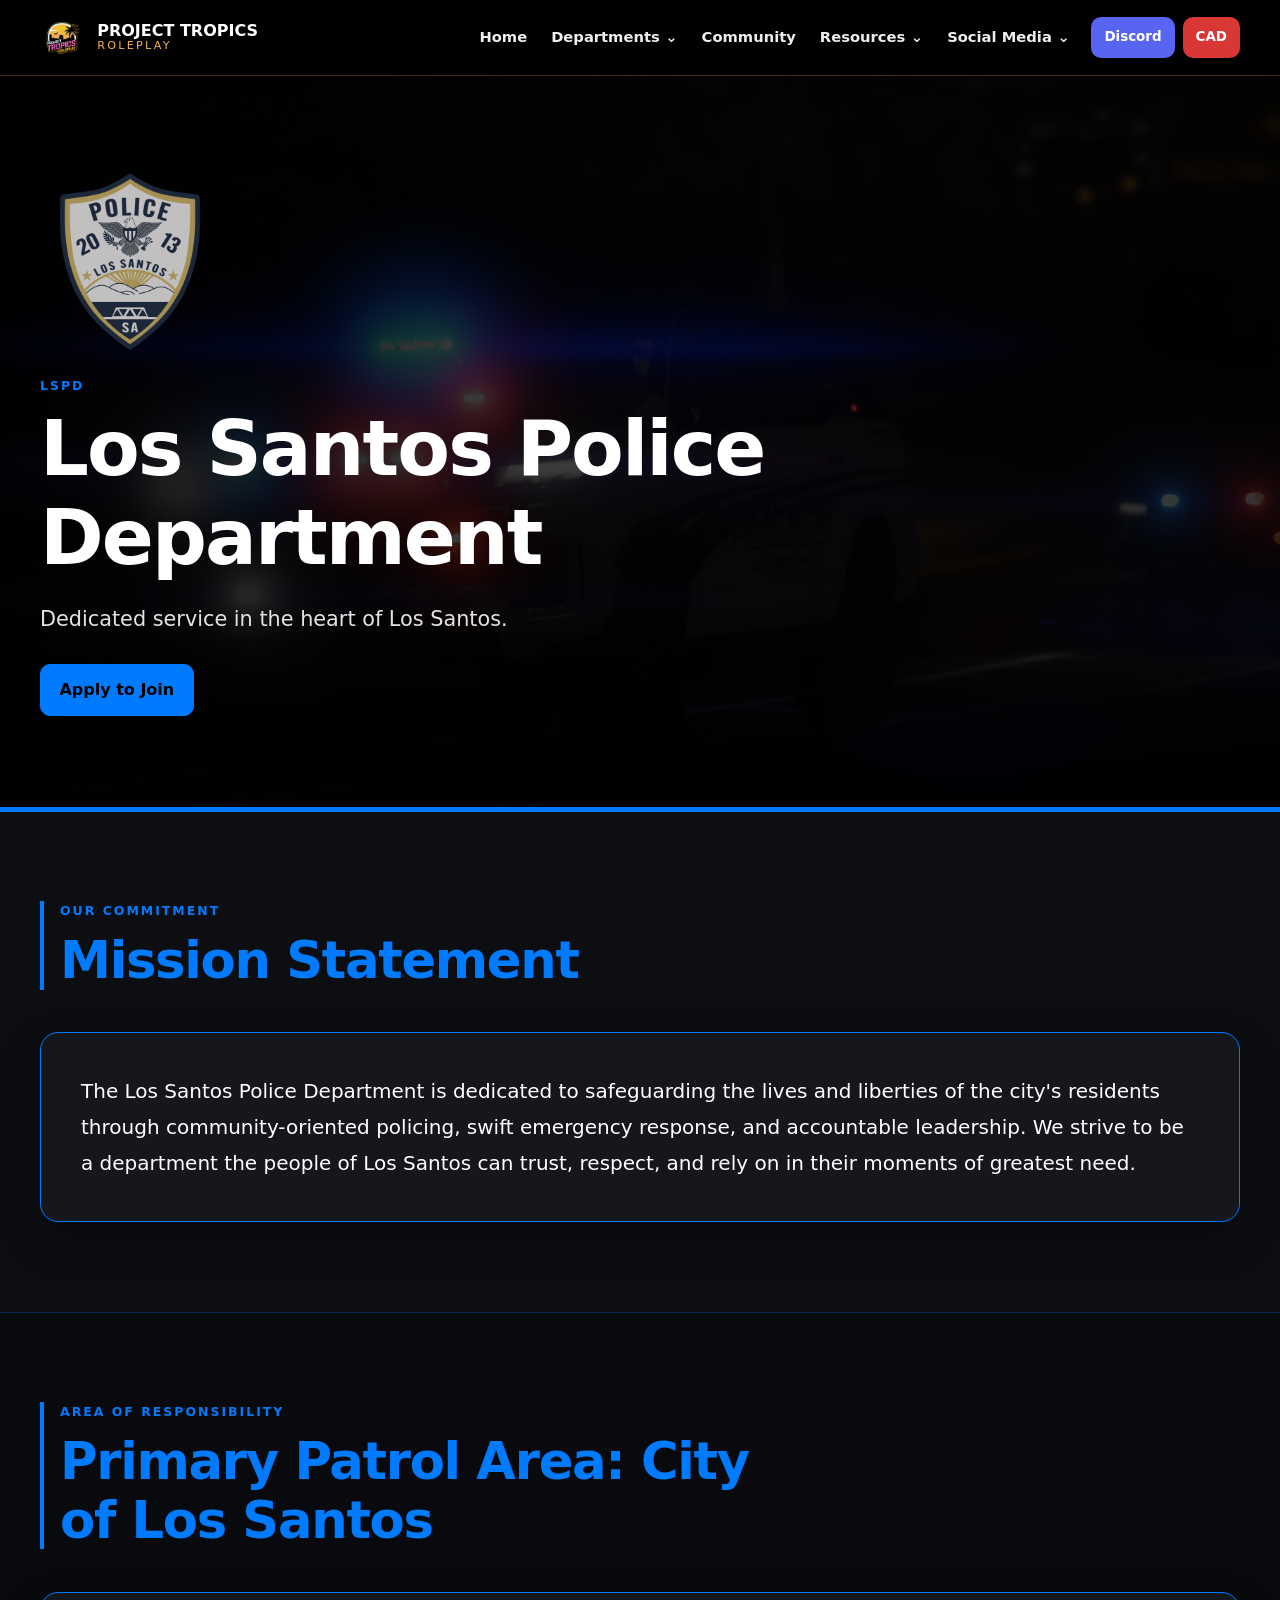
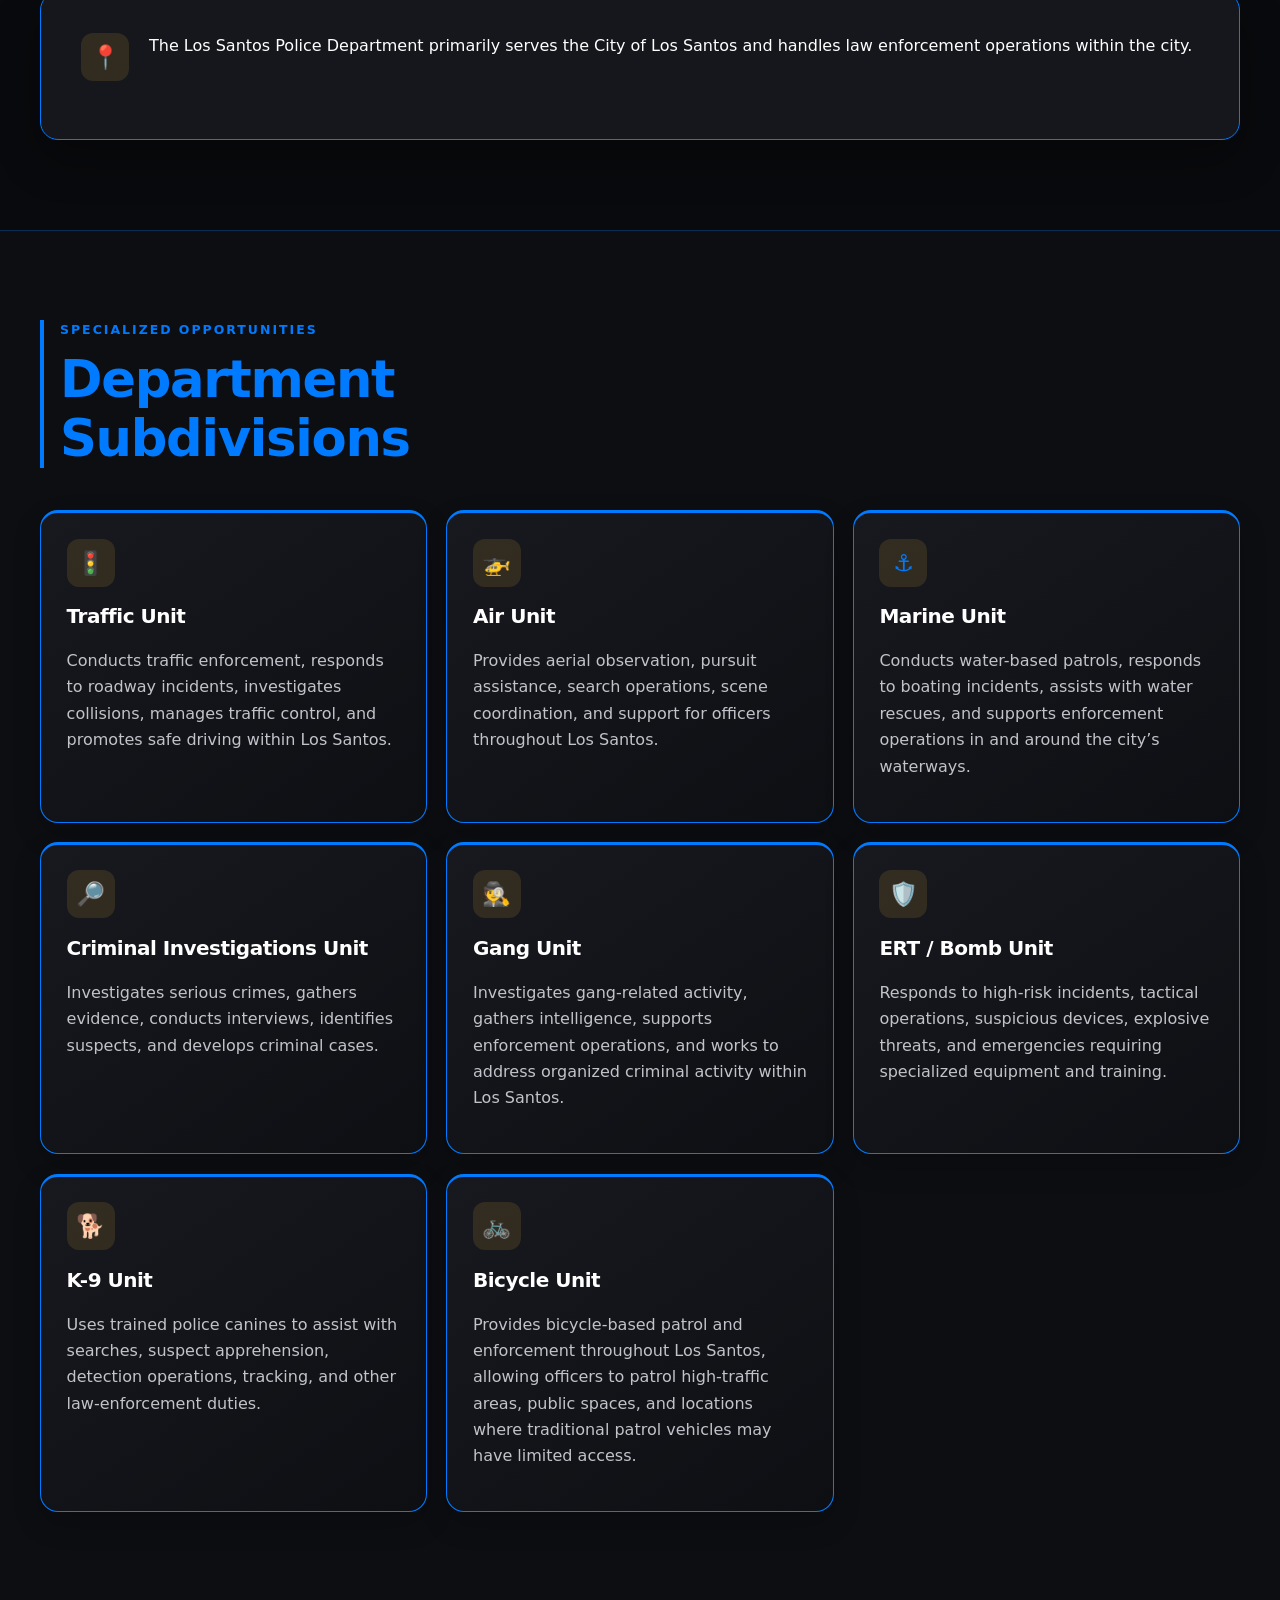
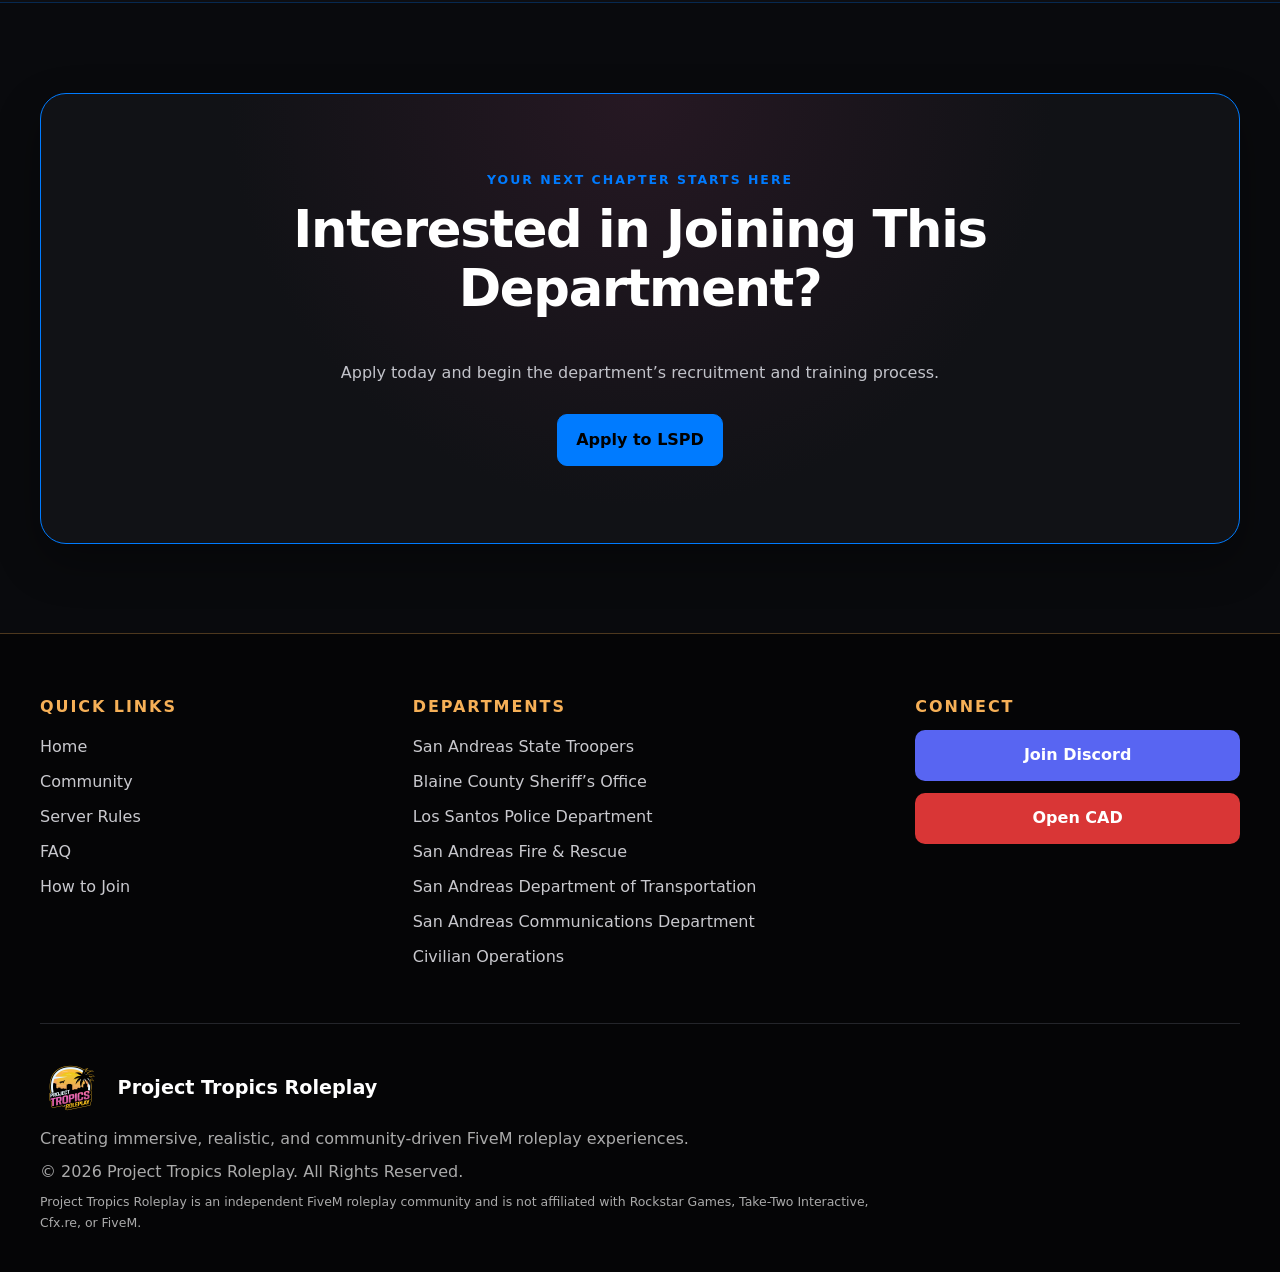
<file: lspd.html>
<!doctype html>
<html lang="en">
<head>
  <meta charset="utf-8">
  <meta name="viewport" content="width=device-width, initial-scale=1">
  <meta name="description" content="Project Tropics Roleplay — professional, community-driven FiveM roleplay.">
  <meta name="theme-color" content="#000000">
  <title>Los Santos Police Department | Project Tropics Roleplay</title>
  <link rel="icon" href="assets/branding/Transparen_Logoo.png">
  <link rel="stylesheet" href="css/style.css">
  <link rel="stylesheet" href="css/navbar.css">
  <link rel="stylesheet" href="css/cards.css">
  <link rel="stylesheet" href="css/footer.css">
  <link rel="stylesheet" href="css/animations.css">
  <link rel="stylesheet" href="css/responsive.css">
  <script src="js/config.js" defer></script>
  <script src="js/components.js" defer></script>
  <script src="js/page-renderers.js" defer></script>
  <script src="js/navigation.js" defer></script>
  <script src="js/faq.js" defer></script>
  <script src="js/animations.js" defer></script>
  <script src="js/main.js" defer></script>
</head>
<body data-page="lspd">
  <a class="sr-only" href="#page-content">Skip to main content</a>
  <header id="global-navbar"></header>
  <main id="page-content"></main>
  <footer id="global-footer"></footer>
  <noscript>This website requires JavaScript to render shared components. Please enable JavaScript.</noscript>
</body>
</html>
</file>
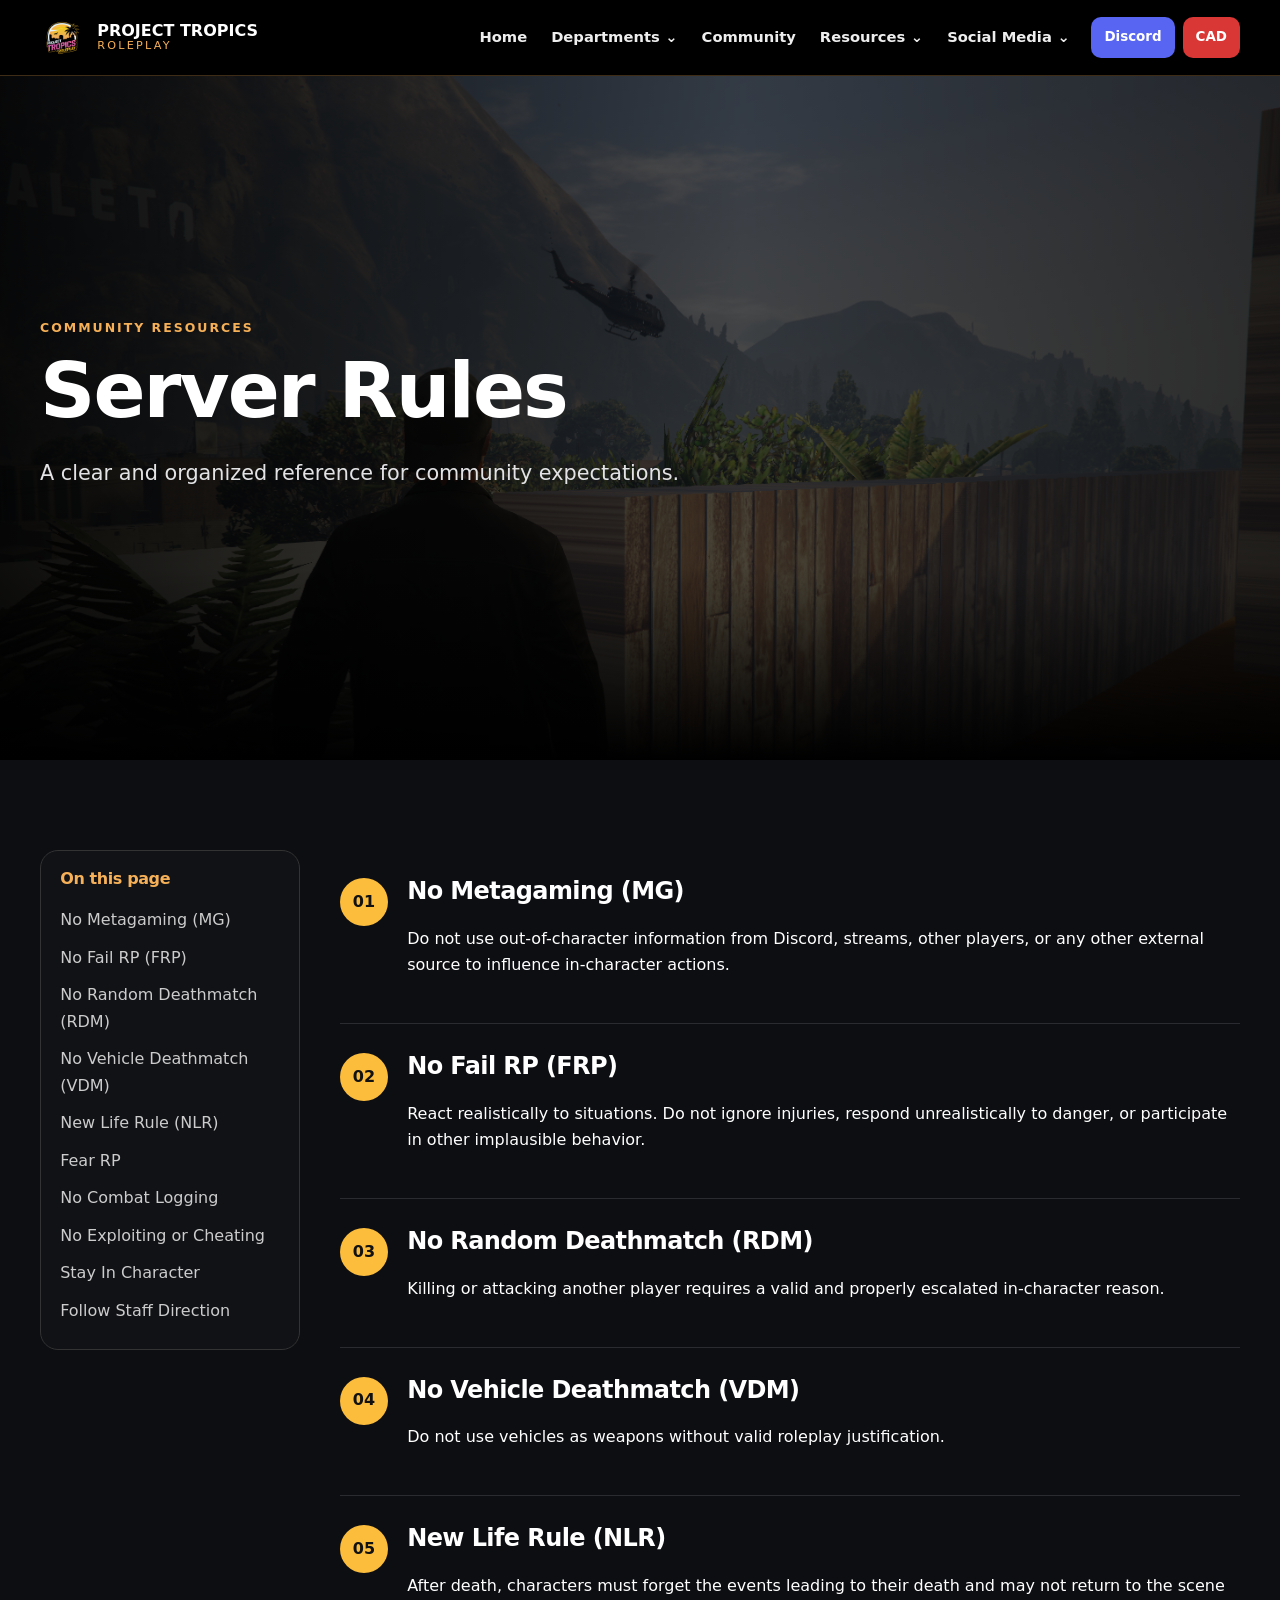
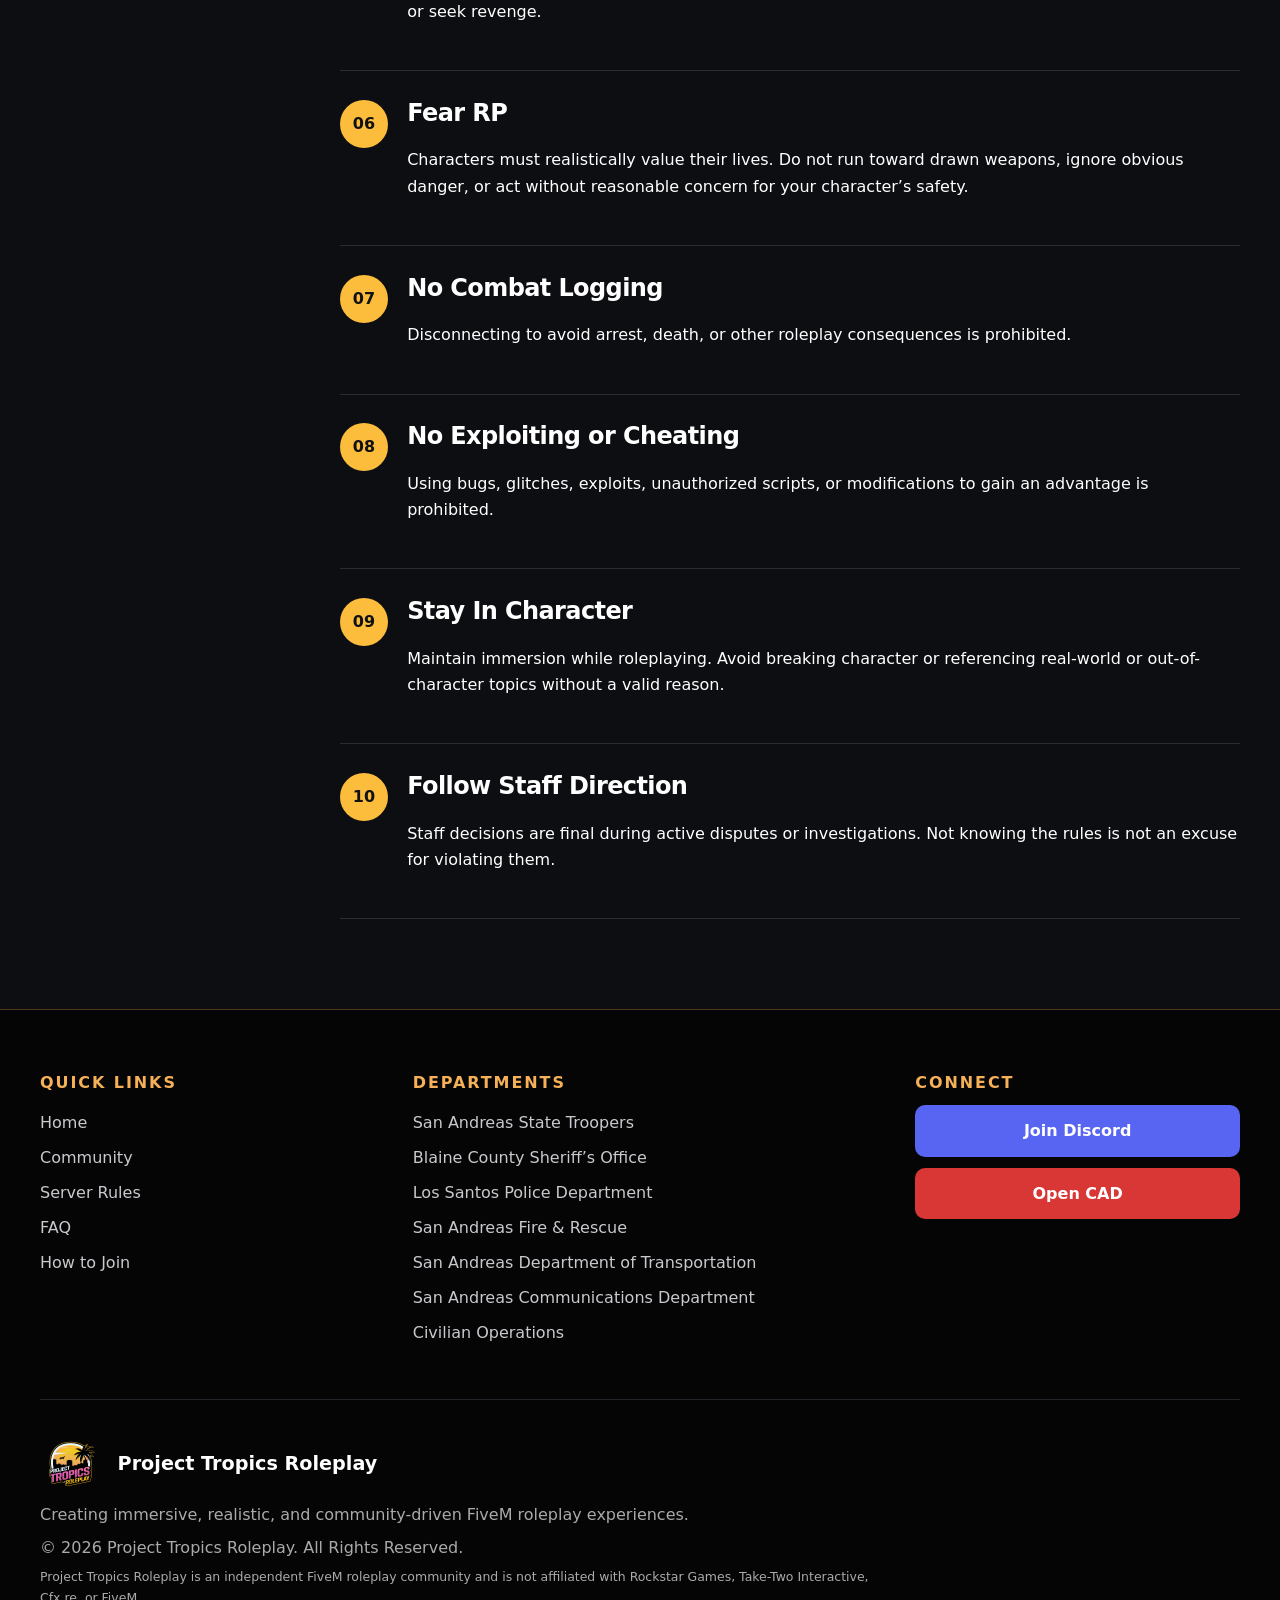
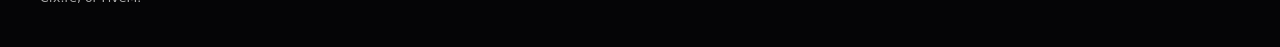
<file: rules.html>
<!doctype html>
<html lang="en">
<head>
  <meta charset="utf-8">
  <meta name="viewport" content="width=device-width, initial-scale=1">
  <meta name="description" content="Project Tropics Roleplay — professional, community-driven FiveM roleplay.">
  <meta name="theme-color" content="#000000">
  <title>Server Rules | Project Tropics Roleplay</title>
  <link rel="icon" href="assets/branding/Transparen_Logoo.png">
  <link rel="stylesheet" href="css/style.css">
  <link rel="stylesheet" href="css/navbar.css">
  <link rel="stylesheet" href="css/cards.css">
  <link rel="stylesheet" href="css/footer.css">
  <link rel="stylesheet" href="css/animations.css">
  <link rel="stylesheet" href="css/responsive.css">
  <script src="js/config.js" defer></script>
  <script src="js/components.js" defer></script>
  <script src="js/page-renderers.js" defer></script>
  <script src="js/navigation.js" defer></script>
  <script src="js/faq.js" defer></script>
  <script src="js/animations.js" defer></script>
  <script src="js/main.js" defer></script>
</head>
<body data-page="rules">
  <a class="sr-only" href="#page-content">Skip to main content</a>
  <header id="global-navbar"></header>
  <main id="page-content"></main>
  <footer id="global-footer"></footer>
  <noscript>This website requires JavaScript to render shared components. Please enable JavaScript.</noscript>
</body>
</html>
</file>
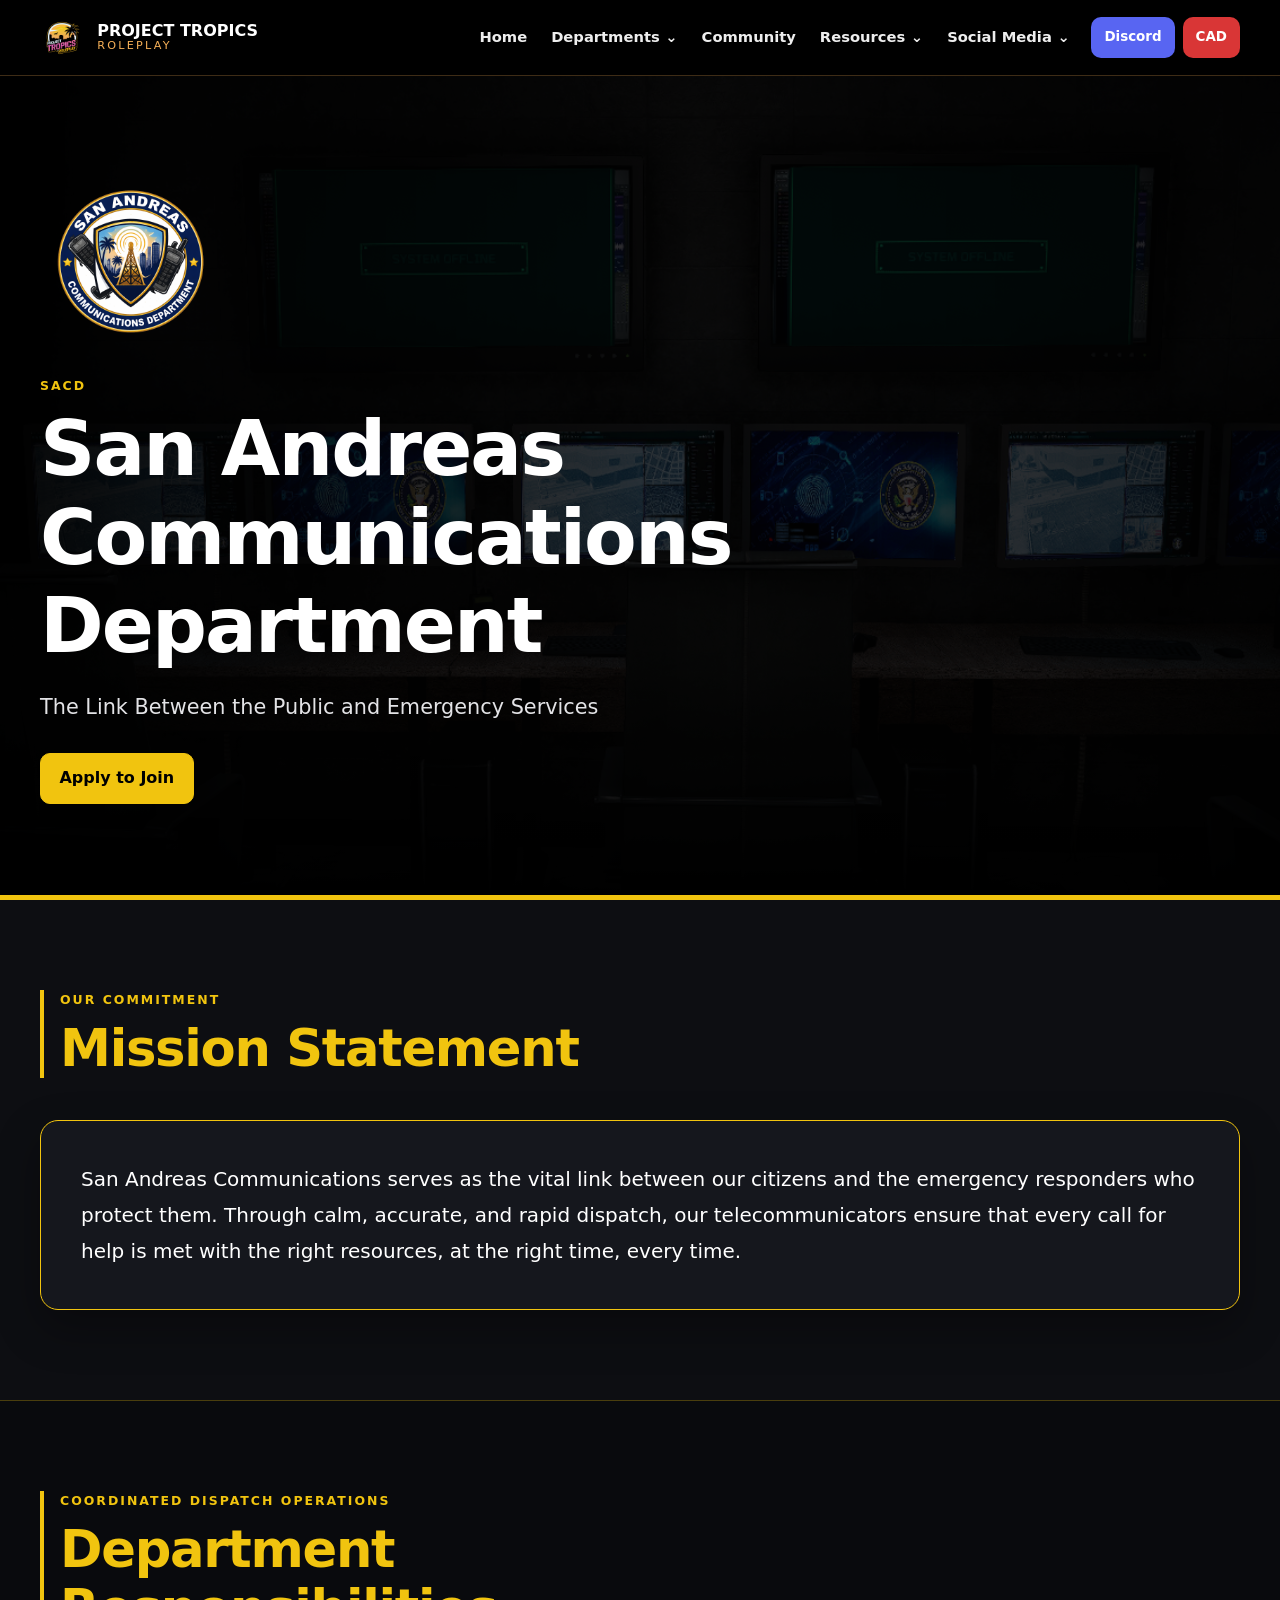
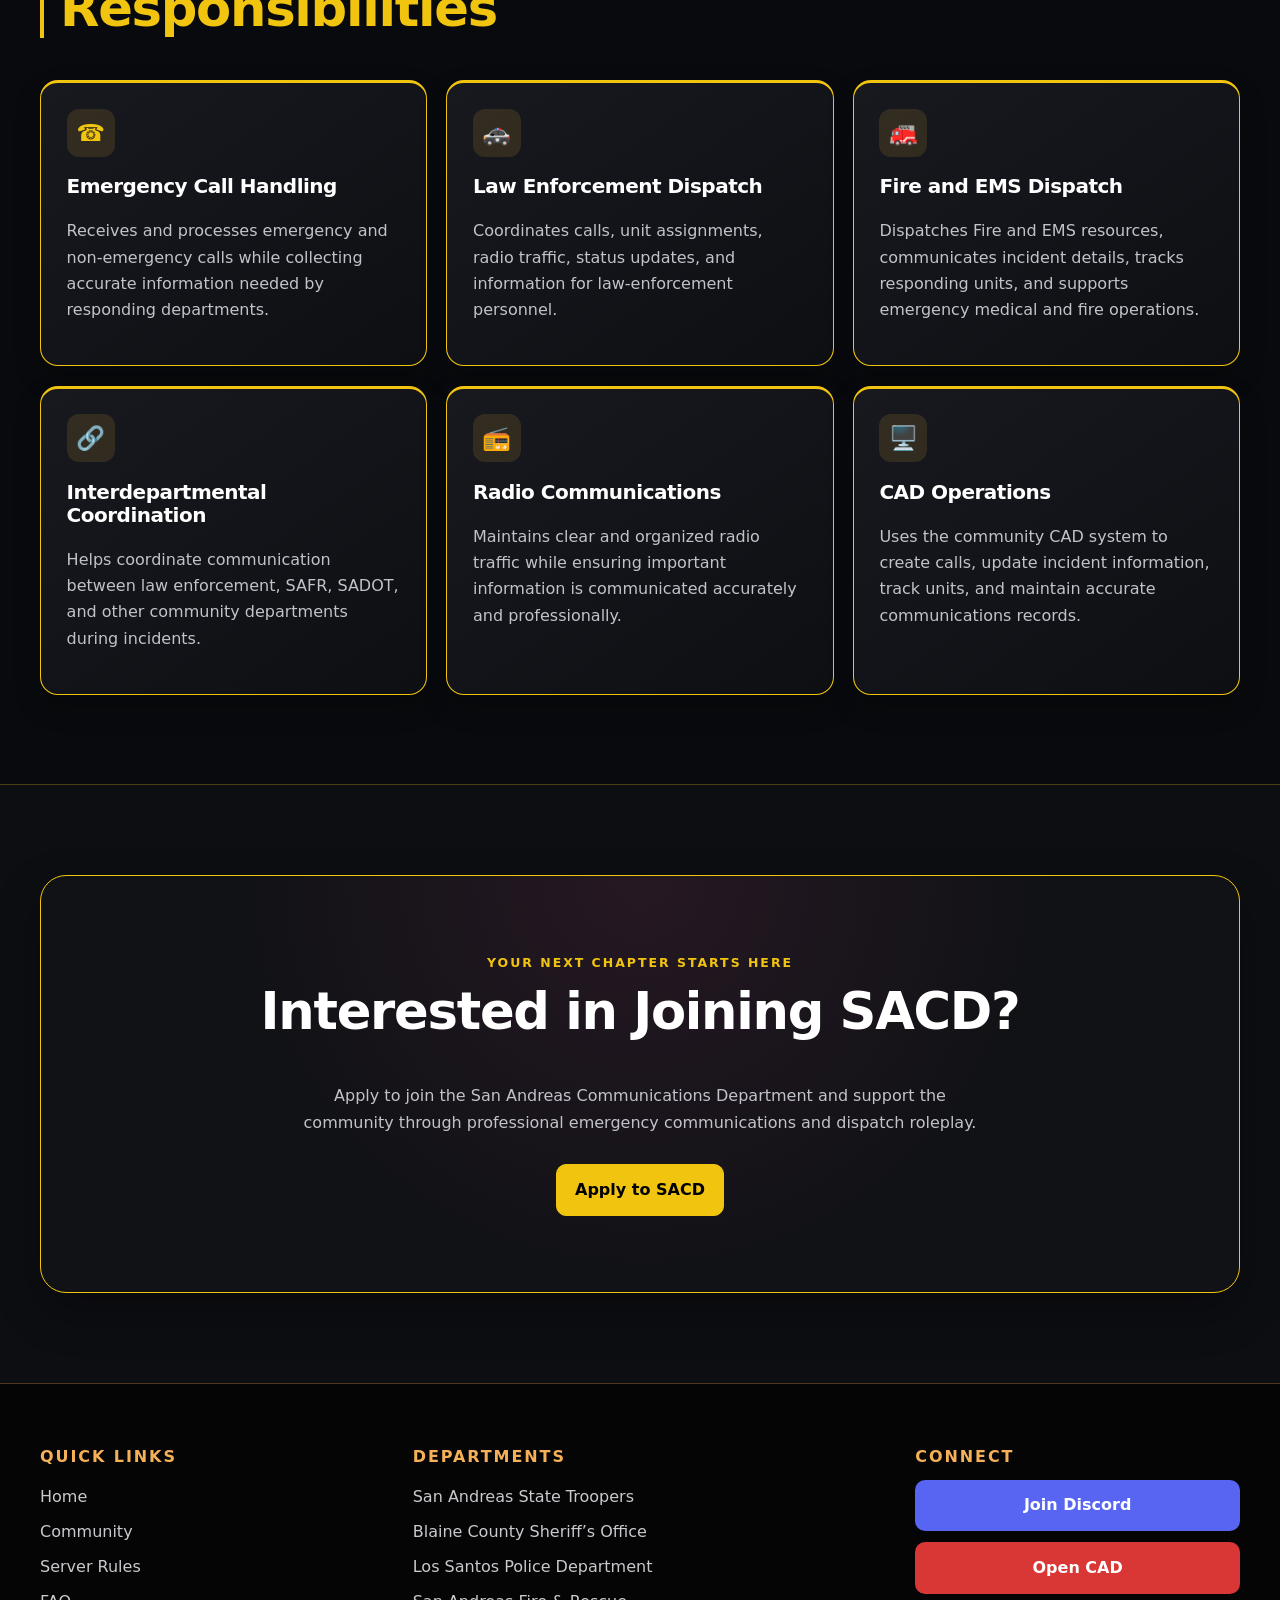
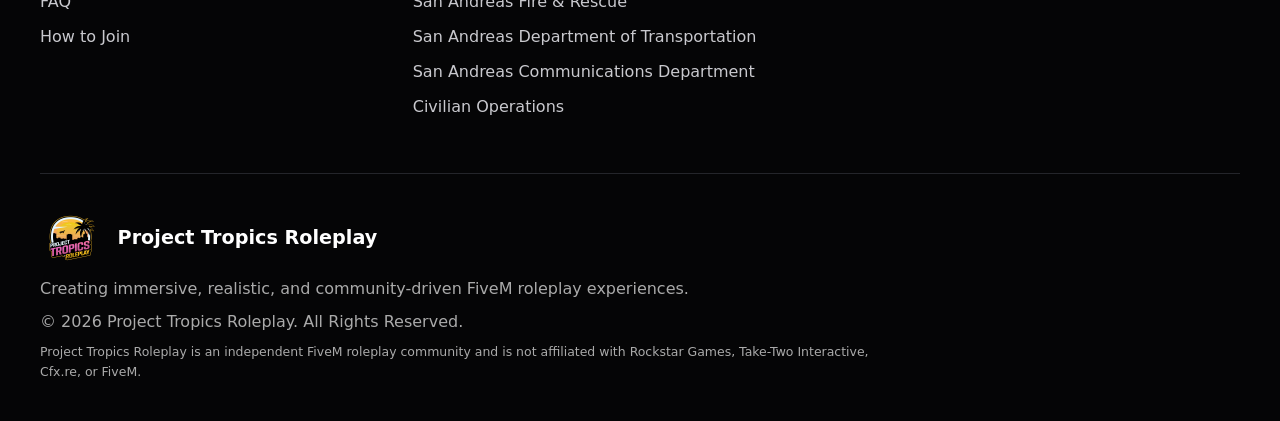
<file: sacd.html>
<!doctype html>
<html lang="en">
<head>
  <meta charset="utf-8">
  <meta name="viewport" content="width=device-width, initial-scale=1">
  <meta name="description" content="Project Tropics Roleplay — professional, community-driven FiveM roleplay.">
  <meta name="theme-color" content="#000000">
  <title>San Andreas Communications Department | Project Tropics Roleplay</title>
  <link rel="icon" href="assets/branding/Transparen_Logoo.png">
  <link rel="stylesheet" href="css/style.css">
  <link rel="stylesheet" href="css/navbar.css">
  <link rel="stylesheet" href="css/cards.css">
  <link rel="stylesheet" href="css/footer.css">
  <link rel="stylesheet" href="css/animations.css">
  <link rel="stylesheet" href="css/responsive.css">
  <script src="js/config.js" defer></script>
  <script src="js/components.js" defer></script>
  <script src="js/page-renderers.js" defer></script>
  <script src="js/navigation.js" defer></script>
  <script src="js/faq.js" defer></script>
  <script src="js/animations.js" defer></script>
  <script src="js/main.js" defer></script>
</head>
<body data-page="sacd">
  <a class="sr-only" href="#page-content">Skip to main content</a>
  <header id="global-navbar"></header>
  <main id="page-content"></main>
  <footer id="global-footer"></footer>
  <noscript>This website requires JavaScript to render shared components. Please enable JavaScript.</noscript>
</body>
</html>
</file>
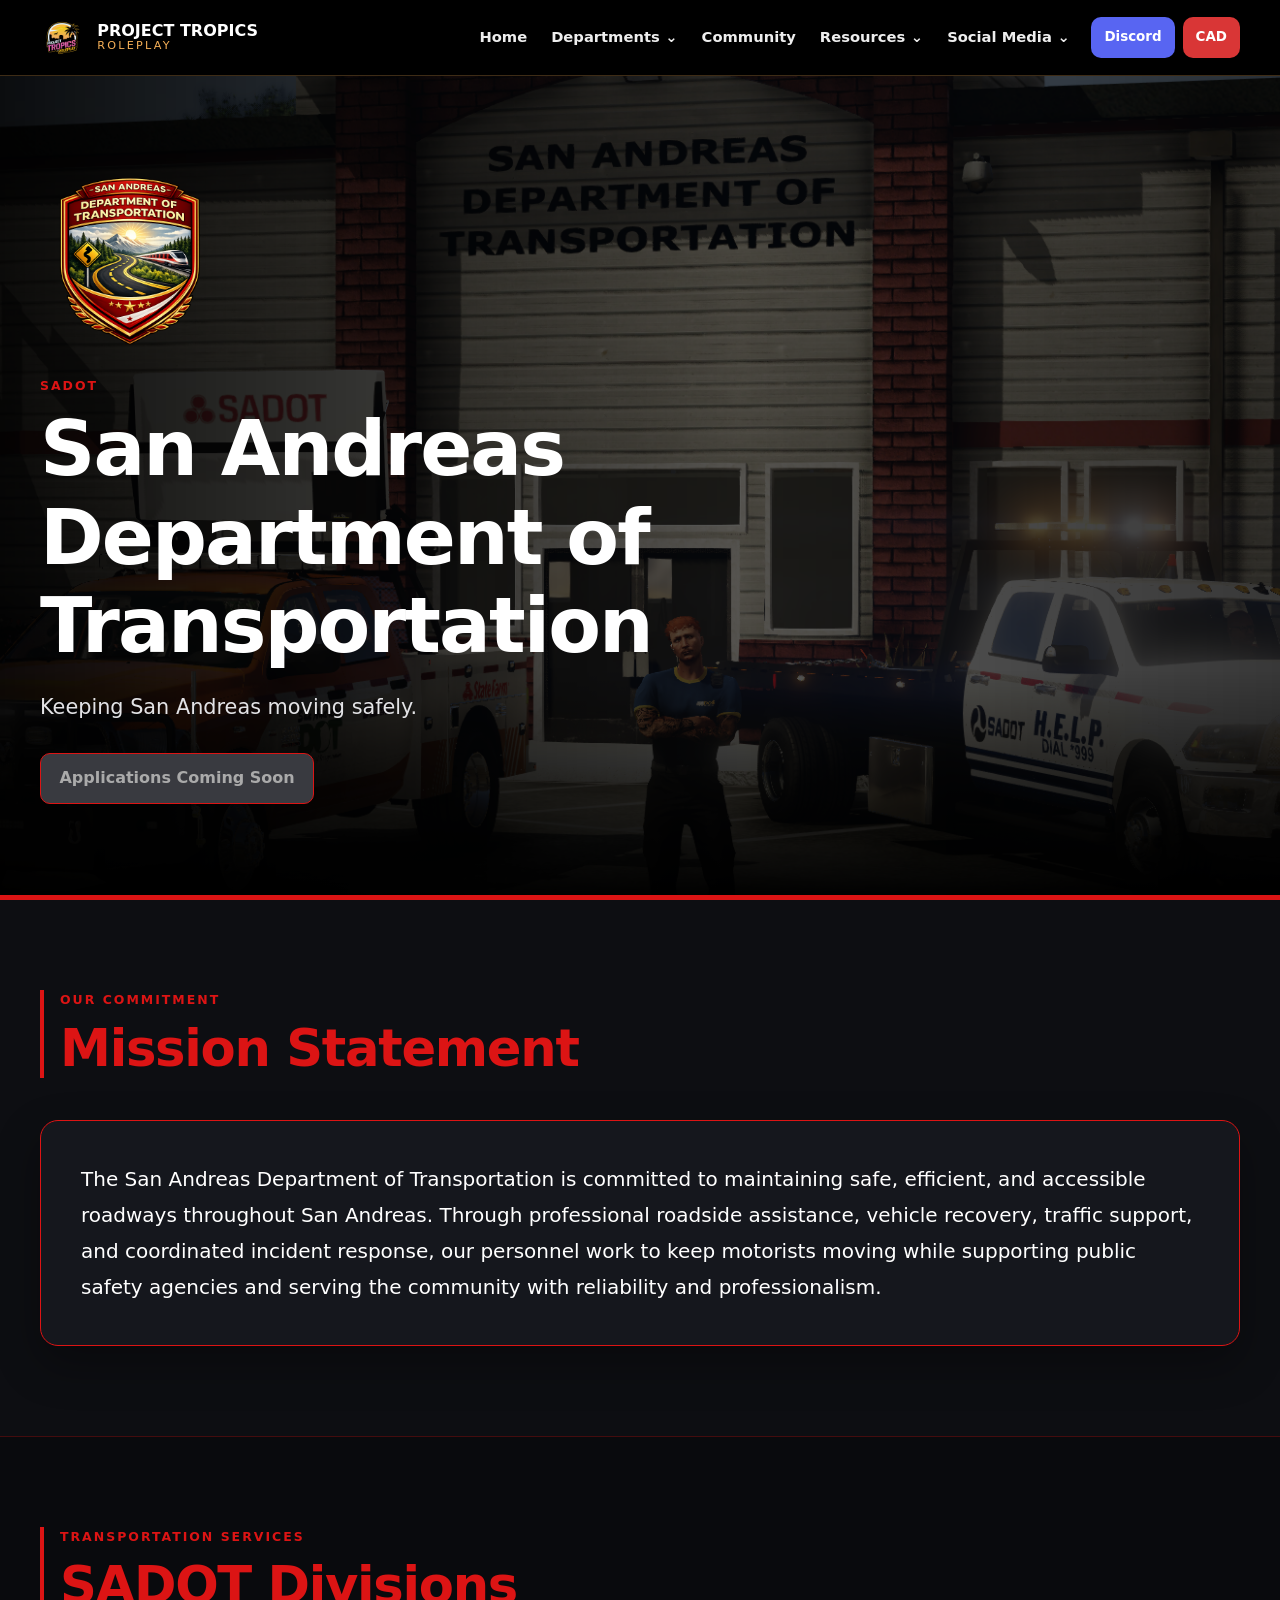
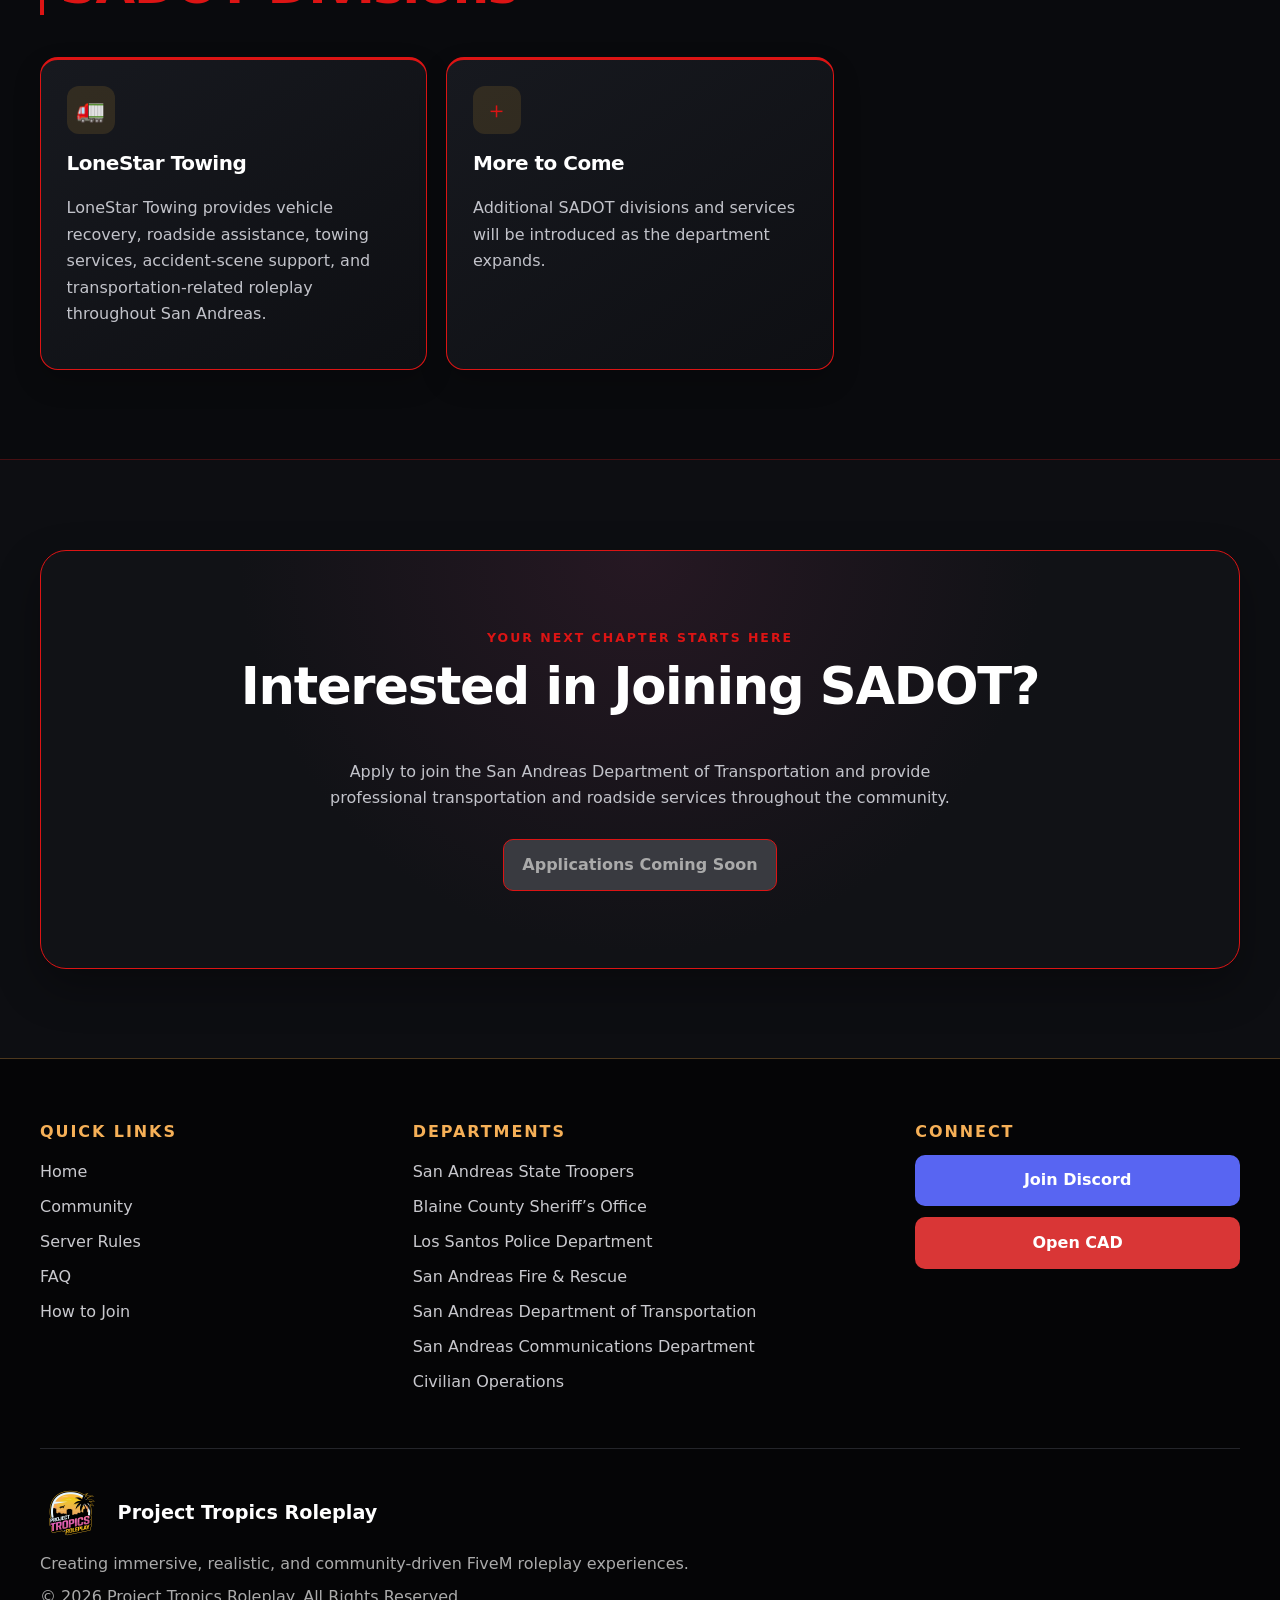
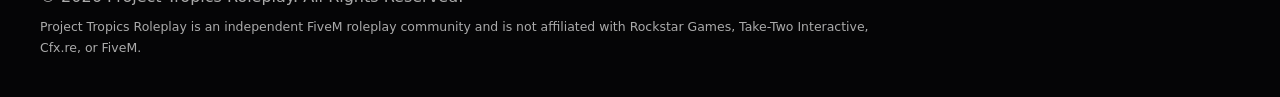
<file: sadot.html>
<!doctype html>
<html lang="en">
<head>
  <meta charset="utf-8">
  <meta name="viewport" content="width=device-width, initial-scale=1">
  <meta name="description" content="Project Tropics Roleplay — professional, community-driven FiveM roleplay.">
  <meta name="theme-color" content="#000000">
  <title>San Andreas Department of Transportation | Project Tropics Roleplay</title>
  <link rel="icon" href="assets/branding/Transparen_Logoo.png">
  <link rel="stylesheet" href="css/style.css">
  <link rel="stylesheet" href="css/navbar.css">
  <link rel="stylesheet" href="css/cards.css">
  <link rel="stylesheet" href="css/footer.css">
  <link rel="stylesheet" href="css/animations.css">
  <link rel="stylesheet" href="css/responsive.css">
  <script src="js/config.js" defer></script>
  <script src="js/components.js" defer></script>
  <script src="js/page-renderers.js" defer></script>
  <script src="js/navigation.js" defer></script>
  <script src="js/faq.js" defer></script>
  <script src="js/animations.js" defer></script>
  <script src="js/main.js" defer></script>
</head>
<body data-page="sadot">
  <a class="sr-only" href="#page-content">Skip to main content</a>
  <header id="global-navbar"></header>
  <main id="page-content"></main>
  <footer id="global-footer"></footer>
  <noscript>This website requires JavaScript to render shared components. Please enable JavaScript.</noscript>
</body>
</html>
</file>
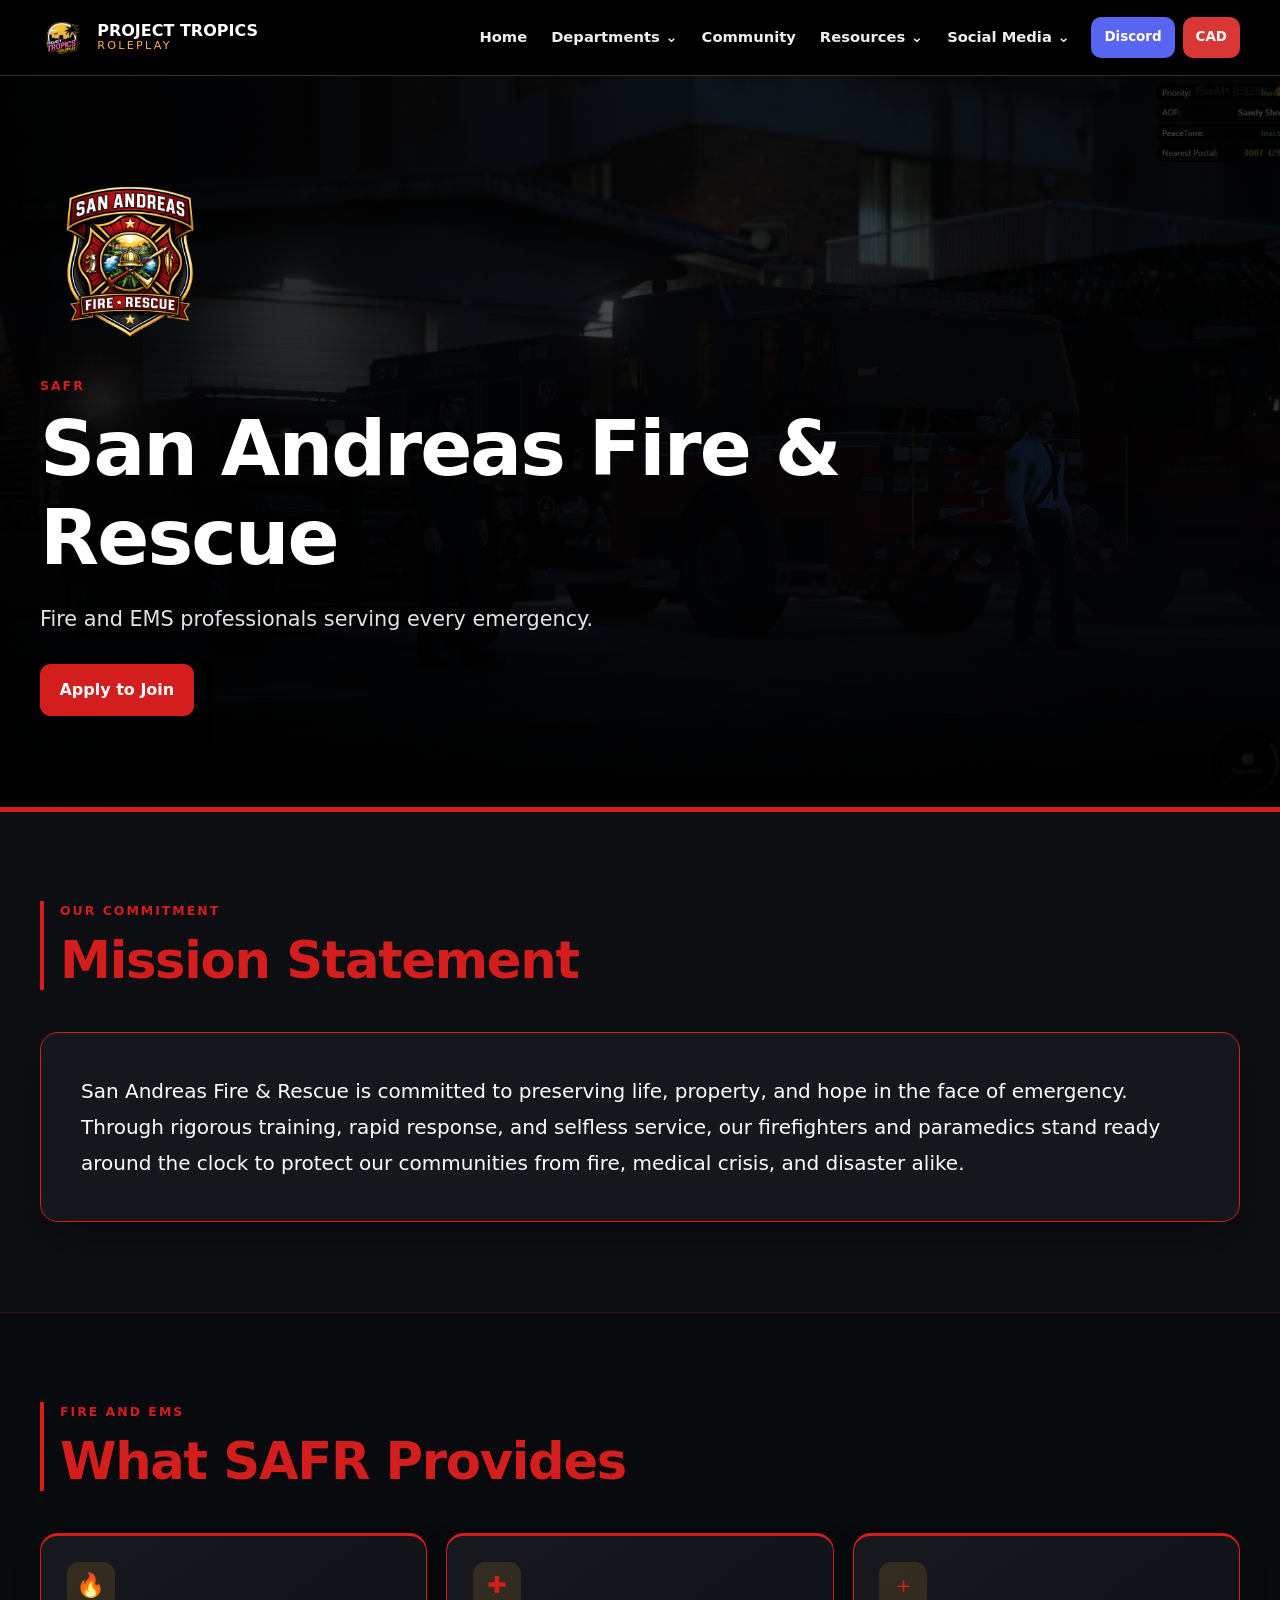
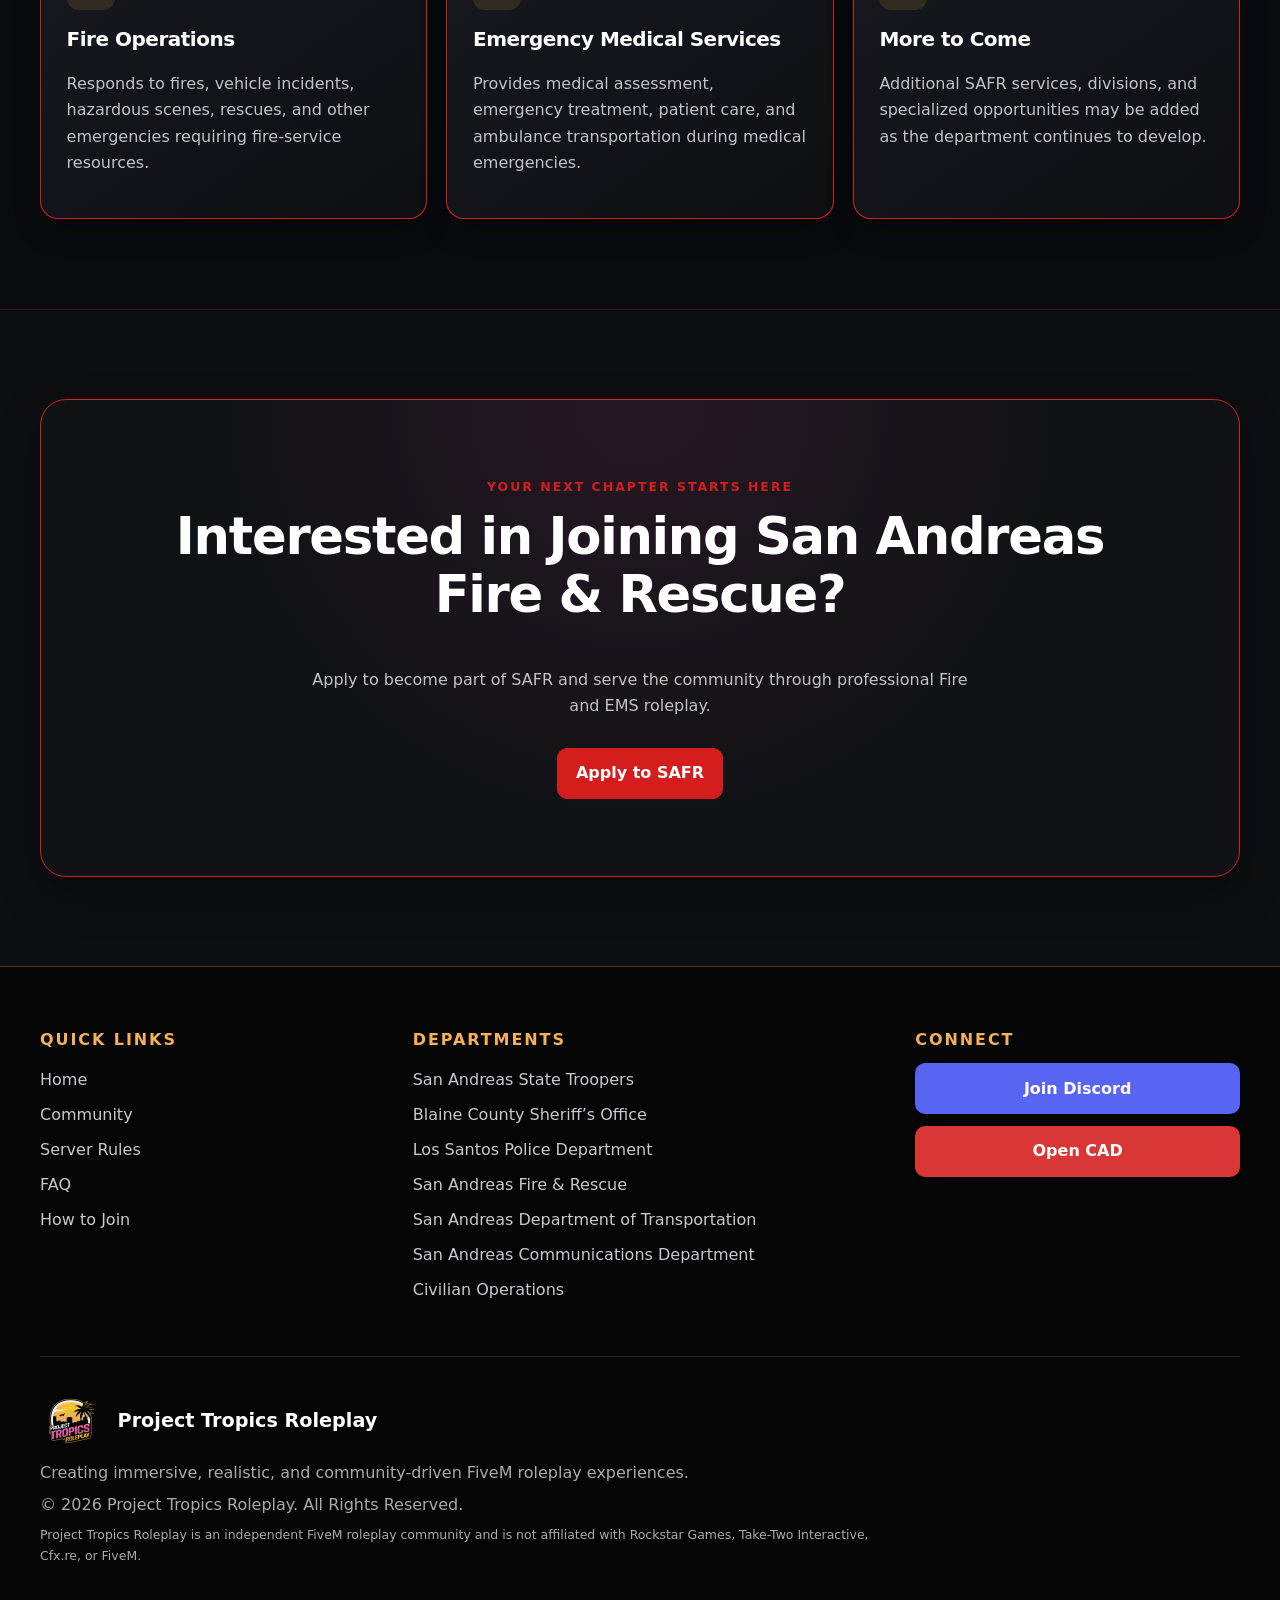
<file: safr.html>
<!doctype html>
<html lang="en">
<head>
  <meta charset="utf-8">
  <meta name="viewport" content="width=device-width, initial-scale=1">
  <meta name="description" content="Project Tropics Roleplay — professional, community-driven FiveM roleplay.">
  <meta name="theme-color" content="#000000">
  <title>San Andreas Fire & Rescue | Project Tropics Roleplay</title>
  <link rel="icon" href="assets/branding/Transparen_Logoo.png">
  <link rel="stylesheet" href="css/style.css">
  <link rel="stylesheet" href="css/navbar.css">
  <link rel="stylesheet" href="css/cards.css">
  <link rel="stylesheet" href="css/footer.css">
  <link rel="stylesheet" href="css/animations.css">
  <link rel="stylesheet" href="css/responsive.css">
  <script src="js/config.js" defer></script>
  <script src="js/components.js" defer></script>
  <script src="js/page-renderers.js" defer></script>
  <script src="js/navigation.js" defer></script>
  <script src="js/faq.js" defer></script>
  <script src="js/animations.js" defer></script>
  <script src="js/main.js" defer></script>
</head>
<body data-page="safr">
  <a class="sr-only" href="#page-content">Skip to main content</a>
  <header id="global-navbar"></header>
  <main id="page-content"></main>
  <footer id="global-footer"></footer>
  <noscript>This website requires JavaScript to render shared components. Please enable JavaScript.</noscript>
</body>
</html>
</file>
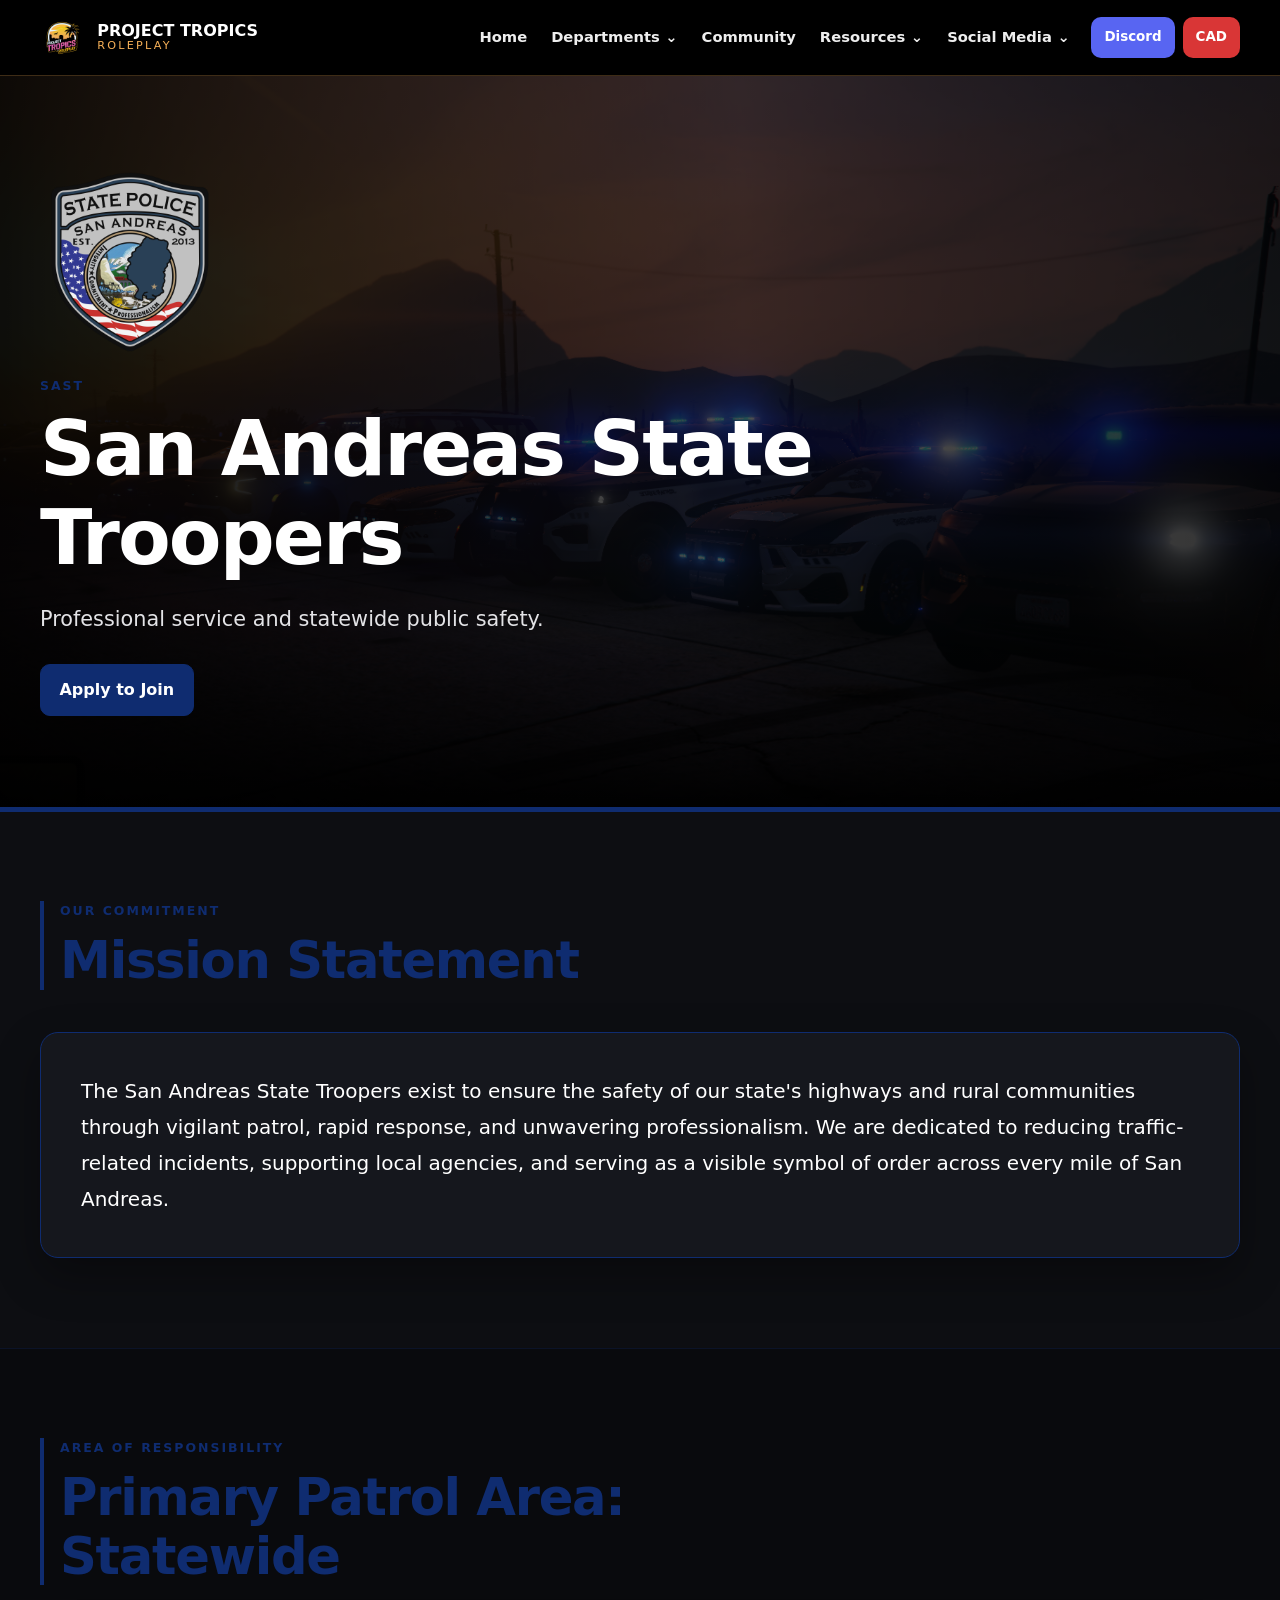
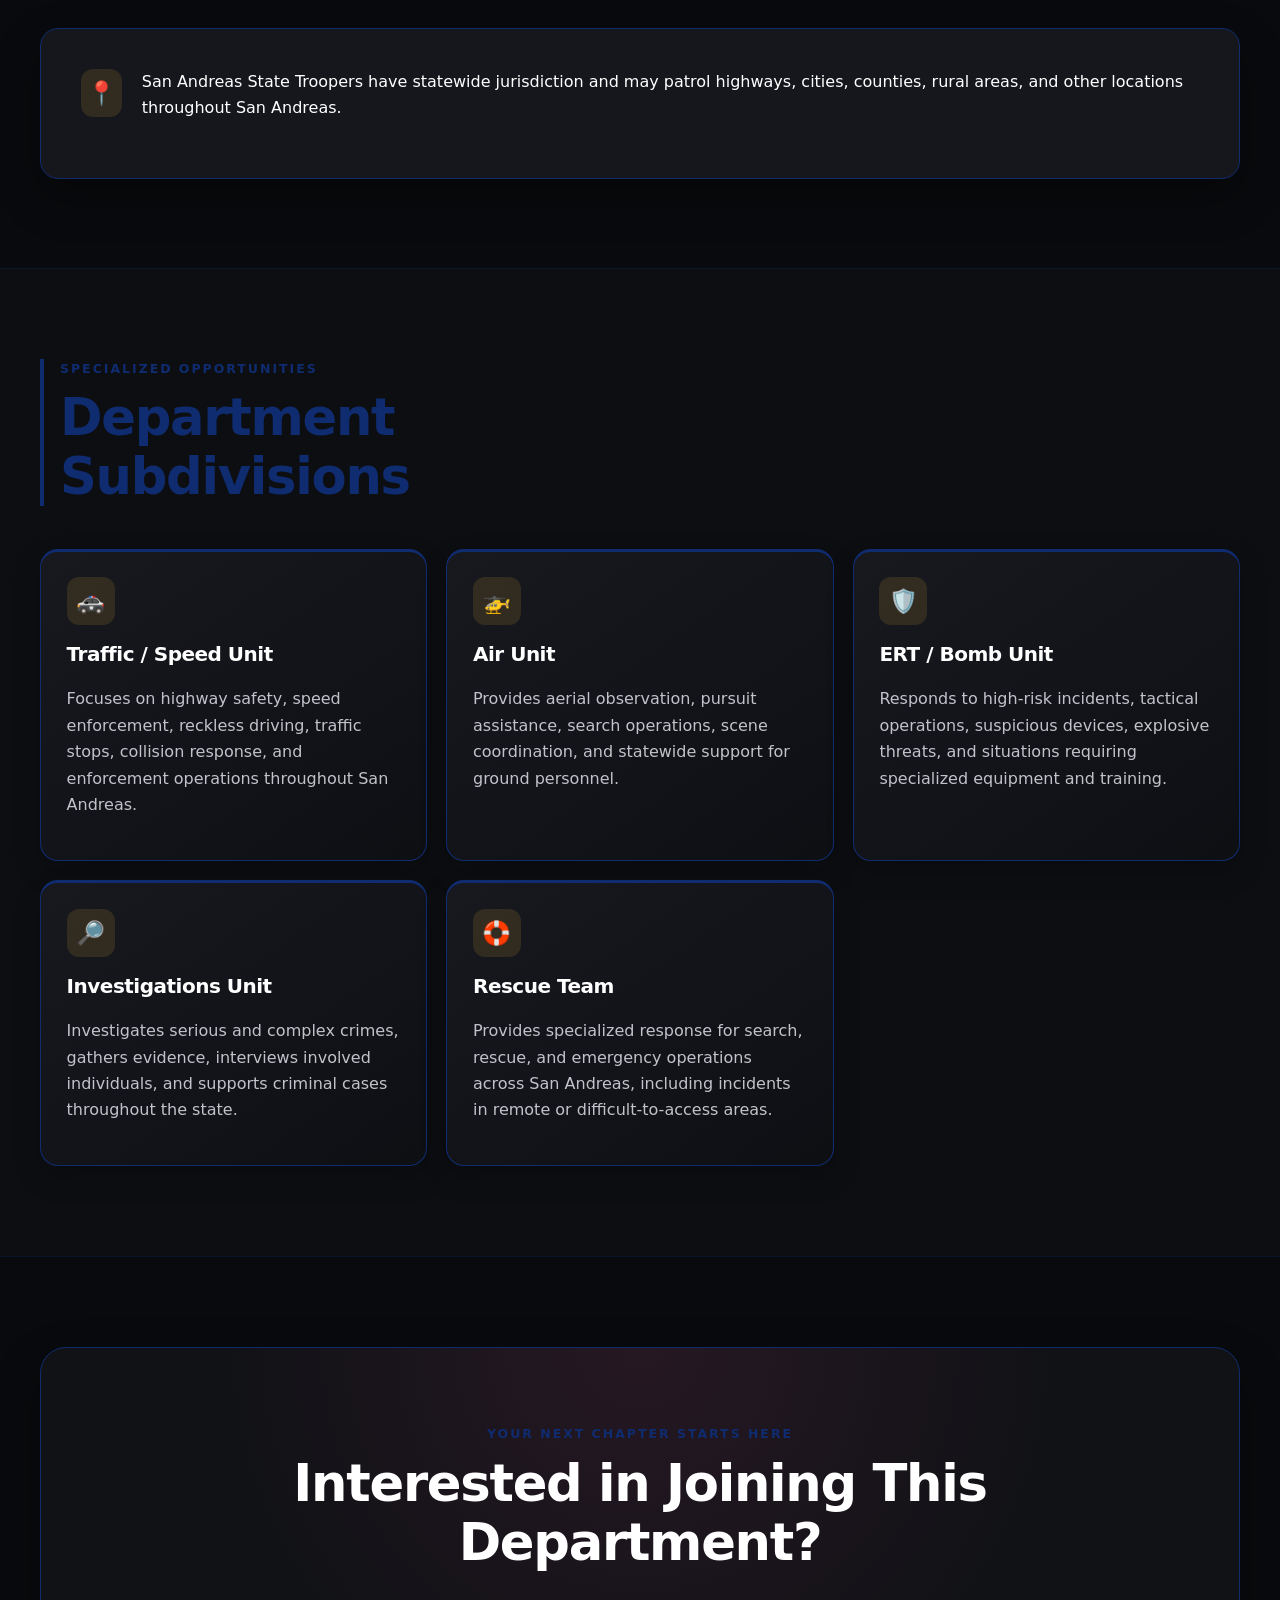
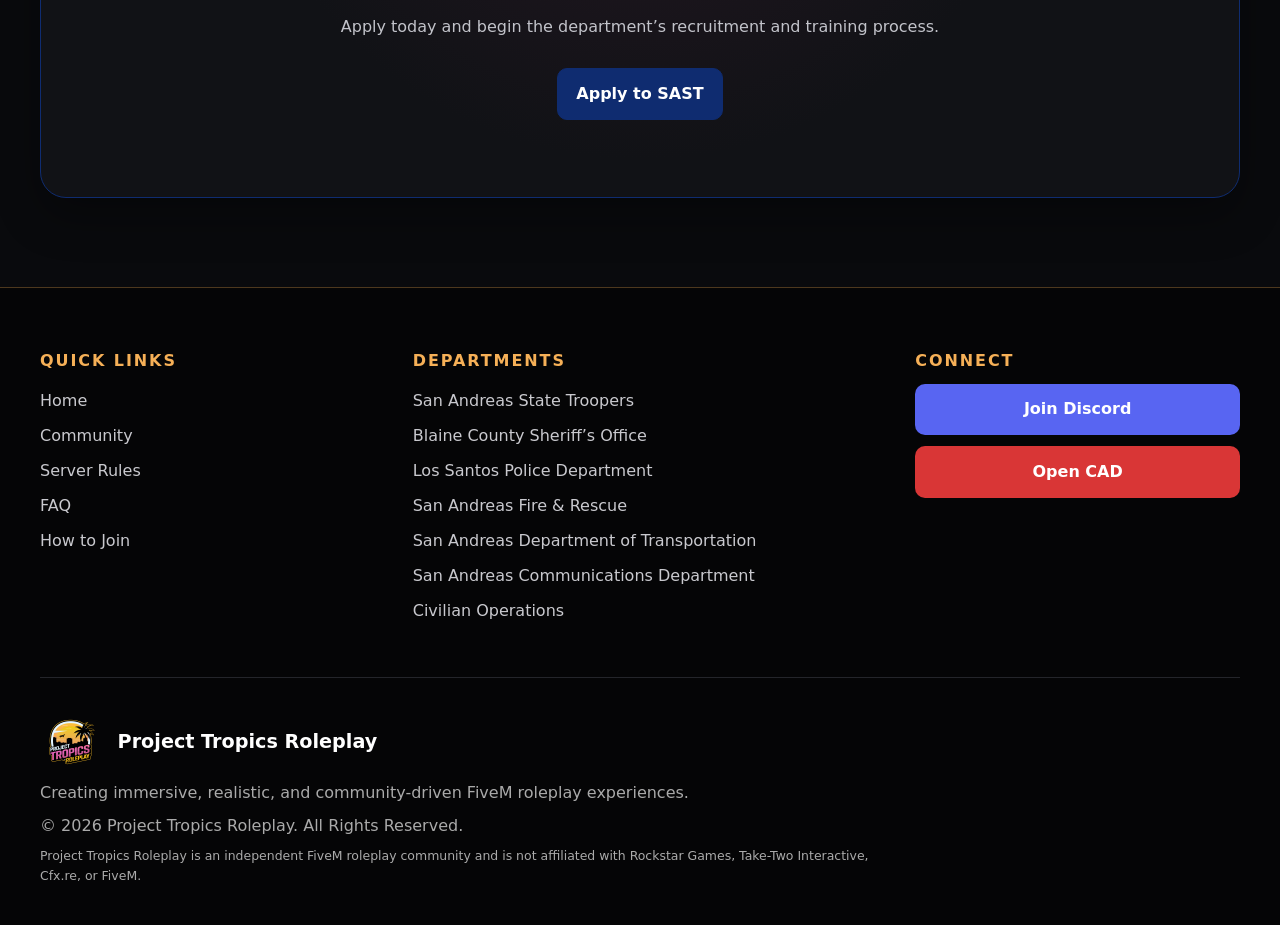
<file: sast.html>
<!doctype html>
<html lang="en">
<head>
  <meta charset="utf-8">
  <meta name="viewport" content="width=device-width, initial-scale=1">
  <meta name="description" content="Project Tropics Roleplay — professional, community-driven FiveM roleplay.">
  <meta name="theme-color" content="#000000">
  <title>San Andreas State Troopers | Project Tropics Roleplay</title>
  <link rel="icon" href="assets/branding/Transparen_Logoo.png">
  <link rel="stylesheet" href="css/style.css">
  <link rel="stylesheet" href="css/navbar.css">
  <link rel="stylesheet" href="css/cards.css">
  <link rel="stylesheet" href="css/footer.css">
  <link rel="stylesheet" href="css/animations.css">
  <link rel="stylesheet" href="css/responsive.css">
  <script src="js/config.js" defer></script>
  <script src="js/components.js" defer></script>
  <script src="js/page-renderers.js" defer></script>
  <script src="js/navigation.js" defer></script>
  <script src="js/faq.js" defer></script>
  <script src="js/animations.js" defer></script>
  <script src="js/main.js" defer></script>
</head>
<body data-page="sast">
  <a class="sr-only" href="#page-content">Skip to main content</a>
  <header id="global-navbar"></header>
  <main id="page-content"></main>
  <footer id="global-footer"></footer>
  <noscript>This website requires JavaScript to render shared components. Please enable JavaScript.</noscript>
</body>
</html>
</file>
<file: css/style.css>
:root { --color-orange:#F6B057; --color-gold:#FCBD3D; --color-black:#000; --color-pink:#DE5FB9; --color-white:#fff; --color-discord:#5865F2; --color-cad:#D93636; --department-accent:var(--color-orange); --surface:#0d0e12; --surface-raised:#15171d; --text-muted:#c2c3ca; --max-width:1200px; --radius:18px; --shadow:0 18px 45px rgba(0,0,0,.32); --nav-height:76px; }
*,*::before,*::after{box-sizing:border-box} html{scroll-behavior:smooth;scroll-padding-top:calc(var(--nav-height) + 1rem)} body{margin:0;background:var(--color-black);color:var(--color-white);font-family:Inter,ui-sans-serif,system-ui,-apple-system,"Segoe UI",sans-serif;line-height:1.65;overflow-x:hidden} img{display:block;max-width:100%} a{color:inherit} button,a{font:inherit} :focus-visible{outline:3px solid var(--color-pink);outline-offset:3px} .sr-only{position:absolute;width:1px;height:1px;padding:0;margin:-1px;overflow:hidden;clip:rect(0,0,0,0);white-space:nowrap;border:0}.container{width:min(calc(100% - 2.5rem),var(--max-width));margin-inline:auto}.container--narrow{max-width:860px}.section{padding:clamp(4rem,7vw,7rem) 0;background:var(--surface)}.section:nth-child(odd){background:#090a0d}.section-heading{max-width:720px;margin-bottom:2.5rem}.eyebrow{margin:0 0 .55rem;color:var(--color-orange);font-size:.78rem;font-weight:800;letter-spacing:.16em;text-transform:uppercase}h1,h2,h3,p{margin-top:0}h1,h2,h3{line-height:1.15;letter-spacing:-.025em}h1{font-size:clamp(2.6rem,6vw,5rem);max-width:900px;margin-bottom:1.25rem}h2{font-size:clamp(2rem,4vw,3.25rem)}h3{font-size:1.25rem}.hero{min-height:clamp(590px,76vh,780px);display:grid;place-items:center;position:relative;background-position:center;background-size:cover;background-repeat:no-repeat}.hero__overlay{position:absolute;inset:0;background:linear-gradient(90deg,rgba(0,0,0,.94),rgba(0,0,0,.65) 58%,rgba(0,0,0,.78)),linear-gradient(0deg,#000 0,transparent 28%)}.hero__content{position:relative;padding-block:6rem}.hero__lead{max-width:720px;color:#e3e3e6;font-size:clamp(1.05rem,2vw,1.3rem)}.hero__logo{width:clamp(110px,15vw,180px);height:auto;aspect-ratio:1;object-fit:contain;margin-bottom:1.5rem}.button-row{display:flex;flex-wrap:wrap;gap:.8rem;margin-top:1.75rem}.button{min-height:48px;display:inline-flex;align-items:center;justify-content:center;border:1px solid transparent;border-radius:10px;padding:.72rem 1.15rem;text-decoration:none;font-weight:800;transition:transform .2s,filter .2s,background .2s}.button:hover{transform:translateY(-2px);filter:brightness(1.1)}.button--primary{color:#14100a;background:var(--color-gold)}.button--ghost{border-color:var(--color-orange);background:rgba(0,0,0,.35)}.button--discord{background:var(--color-discord)}.button--cad{background:var(--color-cad)}.button--disabled{background:#393a40!important;color:#aaa!important;cursor:not-allowed;filter:none!important;transform:none!important}.notice,.spotlight,.split-panel,.placeholder-banner{border:1px solid rgba(246,176,87,.38);border-radius:var(--radius);padding:clamp(1.4rem,4vw,2.5rem);background:var(--surface-raised);box-shadow:var(--shadow)}.notice strong,.placeholder-label{color:var(--color-gold)}.notice small{color:var(--text-muted)}.spotlight{display:flex;gap:1.25rem;align-items:flex-start}.split-panel{display:grid;grid-template-columns:.8fr 1.2fr;gap:2rem}.check-list{columns:2;padding:0;list-style:none;margin:0}.check-list li{break-inside:avoid;margin-bottom:.65rem}.check-list li::before{content:"✓";color:var(--color-gold);font-weight:900;margin-right:.6rem}

.department-page .hero::after{content:"";position:absolute;inset:auto 0 0;height:5px;background:var(--department-accent)}
.department-page .eyebrow,.department-page .section-heading h2{color:var(--department-accent)}
.department-page .section-heading{border-left:4px solid var(--department-accent);padding-left:1rem}
.button--department{color:var(--department-contrast,#fff);background:var(--department-accent);border-color:var(--department-accent)}
.department-page .cta,.department-page .notice{border-color:var(--department-accent)}
.department-page :focus-visible{outline-color:var(--department-accent)}
.department-page .button--department:hover{border-color:var(--department-accent);box-shadow:0 18px 35px color-mix(in srgb,var(--department-accent) 20%,transparent)}
.department-page .section+.section{border-top:1px solid color-mix(in srgb,var(--department-accent) 28%,transparent)}
.mission-statement p{margin:0;font-size:clamp(1.05rem,2vw,1.25rem);line-height:1.8}
</file>
<file: css/navbar.css>
#global-navbar{position:sticky;top:0;z-index:1000;display:block}.navbar{height:var(--nav-height);background:rgba(0,0,0,.94);border-bottom:1px solid rgba(246,176,87,.25);backdrop-filter:blur(14px)}.navbar__inner{height:100%;display:flex;align-items:center;justify-content:space-between;gap:1rem}.brand{display:flex;align-items:center;gap:.7rem;text-decoration:none;flex:none}.brand img{width:46px;height:auto;aspect-ratio:1;object-fit:contain}.brand strong,.brand small{display:block;line-height:1.05}.brand small{color:var(--color-orange);font-size:.7rem;letter-spacing:.2em}.nav-panel{height:100%;display:flex;align-items:center;gap:.2rem}.nav-panel>a,.nav-dropdown__toggle{height:100%;display:flex;align-items:center;gap:.35rem;padding:0 .65rem;color:#eee;text-decoration:none;border:0;background:none;cursor:pointer;font-weight:650;font-size:.92rem}.nav-panel>a:hover,.nav-dropdown__toggle:hover,[aria-current="page"]{color:var(--color-gold)!important}.nav-dropdown{height:100%;position:relative}.nav-dropdown__menu{position:absolute;top:calc(100% + 8px);left:0;width:290px;padding:.55rem;background:#101116;border:1px solid rgba(246,176,87,.3);border-radius:12px;box-shadow:var(--shadow);opacity:0;visibility:hidden;transform:translateY(-8px);transition:.2s}.nav-dropdown__menu a,.nav-disabled{display:block;padding:.65rem .75rem;border-radius:8px;text-decoration:none}.nav-dropdown__menu a:hover{background:#242128;color:var(--color-gold)}.nav-disabled{color:#7e7f85;cursor:not-allowed}.nav-dropdown.is-open .nav-dropdown__menu,.nav-dropdown:focus-within .nav-dropdown__menu{opacity:1;visibility:visible;transform:none}.nav-actions{display:flex;gap:.5rem;margin-left:.5rem}.nav-actions .button{min-height:40px;padding:.5rem .75rem;font-size:.84rem}.menu-toggle{display:none;border:0;background:none;padding:.6rem}.menu-toggle span:not(.sr-only){display:block;width:25px;height:2px;background:#fff;margin:5px}

.department-page [aria-current="page"]{color:var(--department-accent)!important;box-shadow:inset 0 -3px var(--department-accent)}
@media(max-width:1050px){.department-page [aria-current="page"]{box-shadow:inset 3px 0 var(--department-accent)}}
</file>
<file: css/cards.css>
.card-grid{display:grid;grid-template-columns:repeat(3,minmax(0,1fr));gap:1.2rem}.card-grid--departments{grid-template-columns:repeat(5,minmax(0,1fr))}.card{display:flex;flex-direction:column;align-items:flex-start;min-height:100%;padding:1.6rem;border:1px solid rgba(246,176,87,.25);border-radius:var(--radius);background:linear-gradient(145deg,#17191f,#0e0f13);box-shadow:0 12px 28px rgba(0,0,0,.2);transition:transform .25s,border-color .25s,box-shadow .25s}.card:hover{transform:translateY(-6px);border-color:var(--color-pink);box-shadow:0 18px 35px rgba(222,95,185,.11)}.card p{color:var(--text-muted)}.card ul{padding-left:1.2rem;color:#ddd}.card .button{margin-top:auto}.card__icon{display:grid;place-items:center;width:48px;height:48px;margin-bottom:1.15rem;border-radius:12px;background:rgba(252,189,61,.12);color:var(--color-gold);font-size:1.45rem}.department-card{text-align:center;align-items:center;padding:1.4rem}.department-card img{width:100px;aspect-ratio:1;object-fit:contain;margin-bottom:1rem}.department-card h3{font-size:1.05rem}.department-card p:not(.eyebrow){font-size:.9rem}.cta{text-align:center;border:1px solid rgba(222,95,185,.45);border-radius:calc(var(--radius) + 8px);padding:clamp(2rem,6vw,5rem);background:radial-gradient(circle at top,#261823,#111216 55%);box-shadow:var(--shadow)}.cta p{max-width:680px;margin-inline:auto;color:var(--text-muted)}.cta .button-row{justify-content:center}.rules-layout{display:grid;grid-template-columns:260px 1fr;gap:2.5rem;align-items:start}.rules-toc{position:sticky;top:calc(var(--nav-height) + 1.5rem);padding:1.2rem;border:1px solid #333;border-radius:var(--radius);background:#111216}.rules-toc h2{font-size:1rem;color:var(--color-orange)}.rules-toc a{display:block;padding:.35rem 0;color:#ccc;text-decoration:none}.rule-block{display:flex;gap:1.2rem;padding:1.8rem 0;border-bottom:1px solid #2a2b30}.rule-block h2{font-size:1.5rem}.rule-number,.step-card>span{flex:none;display:grid;place-items:center;width:48px;height:48px;border-radius:50%;background:var(--color-gold);color:#111;font-weight:900}.faq__item{border-bottom:1px solid #333}.faq__item h2{margin:0}.faq__question{width:100%;display:flex;justify-content:space-between;gap:1rem;padding:1.35rem 0;border:0;background:none;color:#fff;text-align:left;font-size:1.12rem;font-weight:750;cursor:pointer}.faq__question[aria-expanded="true"] span{transform:rotate(45deg)}.faq__question span{color:var(--color-gold);transition:transform .2s}.faq__answer{padding:0 2rem 1.4rem 0;color:var(--text-muted)}.placeholder-banner{margin-bottom:1.5rem;color:var(--color-gold)}.steps{display:grid;gap:1rem}.step-card{display:flex;gap:1.5rem;padding:1.6rem;border:1px solid #2b2d33;border-radius:var(--radius);background:#111216}.step-card h2{font-size:1.4rem}

.department-accent{border-color:var(--department-accent)}
.department-accent:hover{border-color:var(--department-accent);box-shadow:0 18px 35px color-mix(in srgb,var(--department-accent) 20%,transparent)}
.department-accent .card__icon,.department-accent .eyebrow{color:var(--department-accent)}
.department-card{border-top-width:4px}.department-card__actions{display:flex;flex-direction:column;gap:14px;width:100%;margin-top:auto}.department-card__actions .button--department{width:100%;margin-top:0;color:#000!important}
.department-page .card{border-color:var(--department-accent);border-top-width:3px}
.department-page .card:hover{border-color:var(--department-accent);box-shadow:0 18px 35px color-mix(in srgb,var(--department-accent) 20%,transparent)}
.department-page .card__icon{color:var(--department-accent)}
</file>
<file: css/footer.css>
#global-footer{display:block;padding:4rem 0 2rem;background:#050506;border-top:1px solid rgba(246,176,87,.3)}.footer-grid{display:grid;grid-template-columns:1fr 1.4fr 1fr;gap:3rem}.footer-grid h2{font-size:1rem;color:var(--color-orange);text-transform:uppercase;letter-spacing:.12em}.footer-grid>div>a:not(.button){display:block;padding:.27rem 0;color:#c9c9ce;text-decoration:none}.footer-grid>div>a:hover{color:var(--color-gold)}.footer-grid .button{display:flex;margin-bottom:.7rem}.footer-brand{display:flex;align-items:center;gap:.85rem}.footer-brand img{width:64px;height:auto;aspect-ratio:1;object-fit:contain;flex:none}.footer-bottom{margin-top:3rem;padding-top:2rem;border-top:1px solid #24252a;color:#aaa}.footer-bottom strong{color:#fff;font-size:1.2rem}.footer-bottom p{margin:.4rem 0}.disclaimer{font-size:.78rem;max-width:850px}
</file>
<file: css/animations.css>
.reveal{opacity:0;transform:translateY(18px);transition:opacity .55s ease,transform .55s ease}.reveal.is-visible{opacity:1;transform:none}@media(prefers-reduced-motion:reduce){html{scroll-behavior:auto}*,*::before,*::after{animation-duration:.01ms!important;transition-duration:.01ms!important}.reveal{opacity:1;transform:none}}
</file>
<file: css/responsive.css>
@media(max-width:1050px){.menu-toggle{display:block}.nav-panel{position:absolute;top:100%;left:0;right:0;height:auto;max-height:calc(100vh - var(--nav-height));overflow:auto;display:none;padding:1rem 1.25rem 1.5rem;background:#08090b;border-bottom:1px solid #333}.nav-panel.is-open{display:block}.nav-panel>a,.nav-dropdown__toggle{width:100%;height:auto;padding:.8rem .4rem}.nav-dropdown{height:auto}.nav-dropdown__menu{position:static;width:100%;display:none;opacity:1;visibility:visible;transform:none;box-shadow:none;margin:.2rem 0 .6rem}.nav-dropdown.is-open .nav-dropdown__menu{display:block}.nav-actions{margin:.8rem 0 0}.card-grid--departments{grid-template-columns:repeat(3,1fr)}}
@media(max-width:768px){.card-grid{grid-template-columns:repeat(2,minmax(0,1fr))}.card-grid--departments{grid-template-columns:repeat(2,1fr)}.rules-layout{grid-template-columns:1fr}.rules-toc{position:static;columns:2}.rules-toc h2{column-span:all}.split-panel{grid-template-columns:1fr}.footer-grid{grid-template-columns:1fr 1fr}.footer-grid>div:last-child{grid-column:1/-1}.hero{min-height:600px}.brand strong{font-size:.86rem}}
@media(max-width:480px){.container{width:min(calc(100% - 1.5rem),var(--max-width))}.card-grid,.card-grid--departments{grid-template-columns:1fr}.check-list,.rules-toc{columns:1}.footer-grid{grid-template-columns:1fr}.footer-grid>div:last-child{grid-column:auto}.button-row,.nav-actions{flex-direction:column}.button-row .button,.nav-actions .button{width:100%}.brand small{font-size:.62rem}.hero__content{padding-block:4rem}.spotlight,.step-card{gap:.8rem}.rule-block{gap:.7rem}.rule-number,.step-card>span{width:40px;height:40px}}
@media(min-width:1051px){.card-grid--departments{grid-template-columns:repeat(3,minmax(0,1fr))}}
</file>
<file: css/gallery.css>
.gallery-section{background:linear-gradient(180deg,#090a0d,var(--surface))}.gallery-grid{display:grid;grid-template-columns:repeat(3,minmax(0,1fr));gap:1.25rem}.gallery-card{position:relative;display:block;width:100%;padding:0;overflow:hidden;aspect-ratio:16/10;border:1px solid rgba(246,176,87,.3);border-radius:var(--radius);background:var(--surface-raised);box-shadow:var(--shadow);cursor:pointer}.gallery-card::after{content:"View image";position:absolute;inset:auto 0 0;padding:2.5rem 1rem .8rem;color:#fff;font-weight:800;text-align:left;background:linear-gradient(transparent,rgba(0,0,0,.85));opacity:0;transition:opacity .25s}.gallery-card img{width:100%;height:100%;object-fit:cover;transition:transform .35s,filter .35s}.gallery-card:hover img,.gallery-card:focus-visible img{transform:scale(1.04);filter:brightness(.78)}.gallery-card:hover::after,.gallery-card:focus-visible::after{opacity:1}.lightbox[hidden]{display:none}.lightbox{position:fixed;z-index:2000;inset:0;display:grid;grid-template-columns:minmax(48px,1fr) minmax(0,1200px) minmax(48px,1fr);align-items:center;padding:clamp(.75rem,3vw,2rem);background:rgba(0,0,0,.94);backdrop-filter:blur(10px)}.lightbox__figure{grid-column:2;margin:0;max-height:calc(100vh - 4rem);display:flex;flex-direction:column;align-items:center}.lightbox__image{max-width:100%;max-height:calc(100vh - 7rem);object-fit:contain;border-radius:10px;box-shadow:0 20px 70px #000}.lightbox__caption{padding-top:.75rem;color:var(--text-muted);text-align:center}.lightbox__close,.lightbox__nav{position:absolute;z-index:1;display:grid;place-items:center;border:1px solid rgba(255,255,255,.3);border-radius:50%;color:#fff;background:rgba(20,21,26,.86);cursor:pointer;transition:background .2s,transform .2s}.lightbox__close:hover,.lightbox__nav:hover{background:var(--color-orange);color:#000;transform:scale(1.06)}.lightbox__close{top:1rem;right:1rem;width:48px;height:48px;font-size:2rem}.lightbox__nav{top:50%;width:54px;height:54px;font-size:2.6rem;line-height:1;transform:translateY(-50%)}.lightbox__nav:hover{transform:translateY(-50%) scale(1.06)}.lightbox__nav--previous{left:clamp(.75rem,3vw,2rem)}.lightbox__nav--next{right:clamp(.75rem,3vw,2rem)}.lightbox-open{overflow:hidden}@media(max-width:768px){.gallery-grid{grid-template-columns:repeat(2,minmax(0,1fr));gap:.9rem}.lightbox{grid-template-columns:1fr;padding:4.5rem .75rem}.lightbox__figure{grid-column:1}.lightbox__nav{top:auto;bottom:1rem}.lightbox__nav--previous{left:1rem}.lightbox__nav--next{right:1rem}.lightbox__caption{padding-inline:4rem}}@media(max-width:480px){.gallery-grid{grid-template-columns:1fr}.gallery-card::after{opacity:1}.lightbox__image{max-height:calc(100vh - 10rem)}}
</file>
